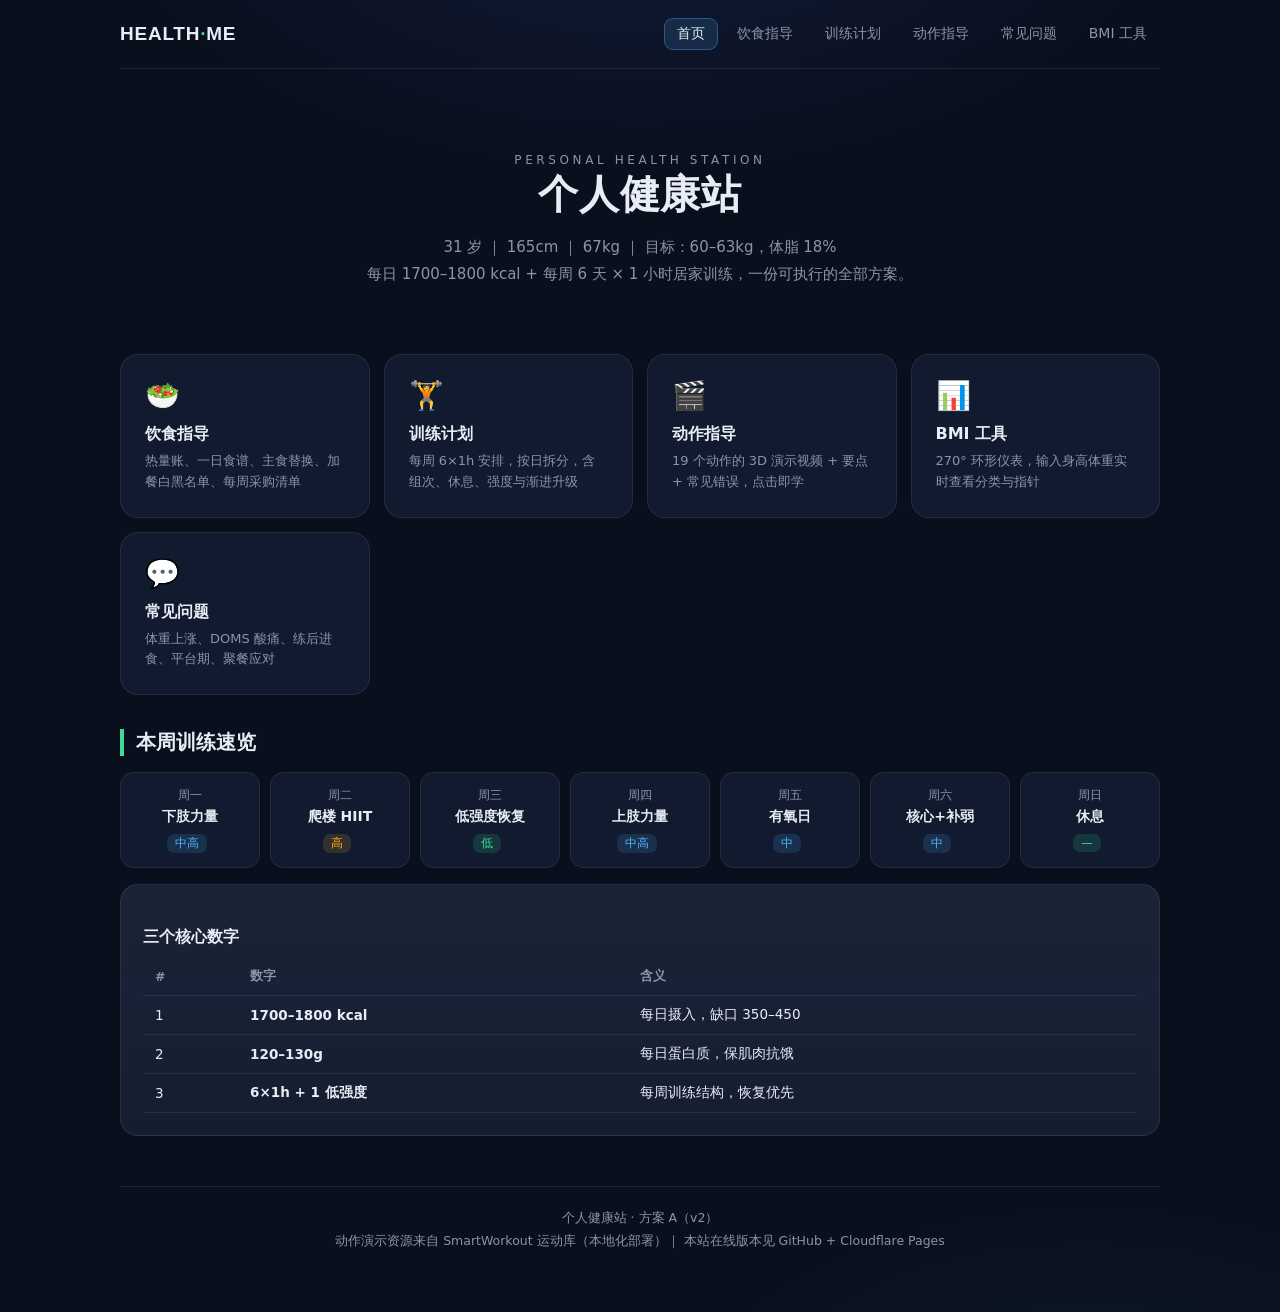
<file: index.html>
<!DOCTYPE html>
<html lang="zh-CN">
<head>
<meta charset="UTF-8">
<meta name="viewport" content="width=device-width, initial-scale=1">
<title>个人健康站 · 我的减脂计划</title>
<link rel="stylesheet" href="assets/style.css">
</head>
<body>
<div class="wrap">
  <div class="topbar">
    <div class="logo">HEALTH<em>·</em>ME</div>
    <nav class="nav">
      <a class="on" href="index.html">首页</a>
      <a href="diet.html">饮食指导</a>
      <a href="training.html">训练计划</a>
      <a href="exercises.html">动作指导</a>
      <a href="faq.html">常见问题</a>
      <a href="bmi.html">BMI 工具</a>
    </nav>
  </div>

  <div class="hero">
    <div class="eyebrow">Personal Health Station</div>
    <h1>个人健康站</h1>
    <p>31 岁 ｜ 165cm ｜ 67kg ｜ 目标：60–63kg，体脂 18%<br>
    每日 1700–1800 kcal + 每周 6 天 × 1 小时居家训练，一份可执行的全部方案。</p>
  </div>

  <div class="modules">
    <a class="mod" href="diet.html">
      <div class="ico">🥗</div>
      <b>饮食指导</b>
      <p>热量账、一日食谱、主食替换、加餐白黑名单、每周采购清单</p>
    </a>
    <a class="mod" href="training.html">
      <div class="ico">🏋️</div>
      <b>训练计划</b>
      <p>每周 6×1h 安排，按日拆分，含组次、休息、强度与渐进升级</p>
    </a>
    <a class="mod" href="exercises.html">
      <div class="ico">🎬</div>
      <b>动作指导</b>
      <p>19 个动作的 3D 演示视频 + 要点 + 常见错误，点击即学</p>
    </a>
    <a class="mod" href="bmi.html">
      <div class="ico">📊</div>
      <b>BMI 工具</b>
      <p>270° 环形仪表，输入身高体重实时查看分类与指针</p>
    </a>
    <a class="mod" href="faq.html">
      <div class="ico">💬</div>
      <b>常见问题</b>
      <p>体重上涨、DOMS 酸痛、练后进食、平台期、聚餐应对</p>
    </a>
  </div>

  <h2>本周训练速览</h2>
  <div class="week">
    <a class="day-card" href="training/mon.html"><div class="d">周一</div><div class="t">下肢力量</div><span class="tag mid">中高</span></a>
    <a class="day-card" href="training/tue.html"><div class="d">周二</div><div class="t">爬楼 HIIT</div><span class="tag hi">高</span></a>
    <a class="day-card" href="training/wed.html"><div class="d">周三</div><div class="t">低强度恢复</div><span class="tag lo">低</span></a>
    <a class="day-card" href="training/thu.html"><div class="d">周四</div><div class="t">上肢力量</div><span class="tag mid">中高</span></a>
    <a class="day-card" href="training/fri.html"><div class="d">周五</div><div class="t">有氧日</div><span class="tag mid">中</span></a>
    <a class="day-card" href="training/sat.html"><div class="d">周六</div><div class="t">核心+补弱</div><span class="tag mid">中</span></a>
    <a class="day-card" href="training/sun.html"><div class="d">周日</div><div class="t">休息</div><span class="tag lo">—</span></a>
  </div>

  <div class="card">
    <h3>三个核心数字</h3>
    <table>
      <tr><th>#</th><th>数字</th><th>含义</th></tr>
      <tr><td>1</td><td><b>1700–1800 kcal</b></td><td>每日摄入，缺口 350–450</td></tr>
      <tr><td>2</td><td><b>120–130g</b></td><td>每日蛋白质，保肌肉抗饿</td></tr>
      <tr><td>3</td><td><b>6×1h + 1 低强度</b></td><td>每周训练结构，恢复优先</td></tr>
    </table>
  </div>

  <footer>
    个人健康站 · 方案 A（v2）<br>
    动作演示资源来自 SmartWorkout 运动库（本地化部署）｜ 本站在线版本见 GitHub + Cloudflare Pages
  </footer>
</div>
</body>
</html>
</file>
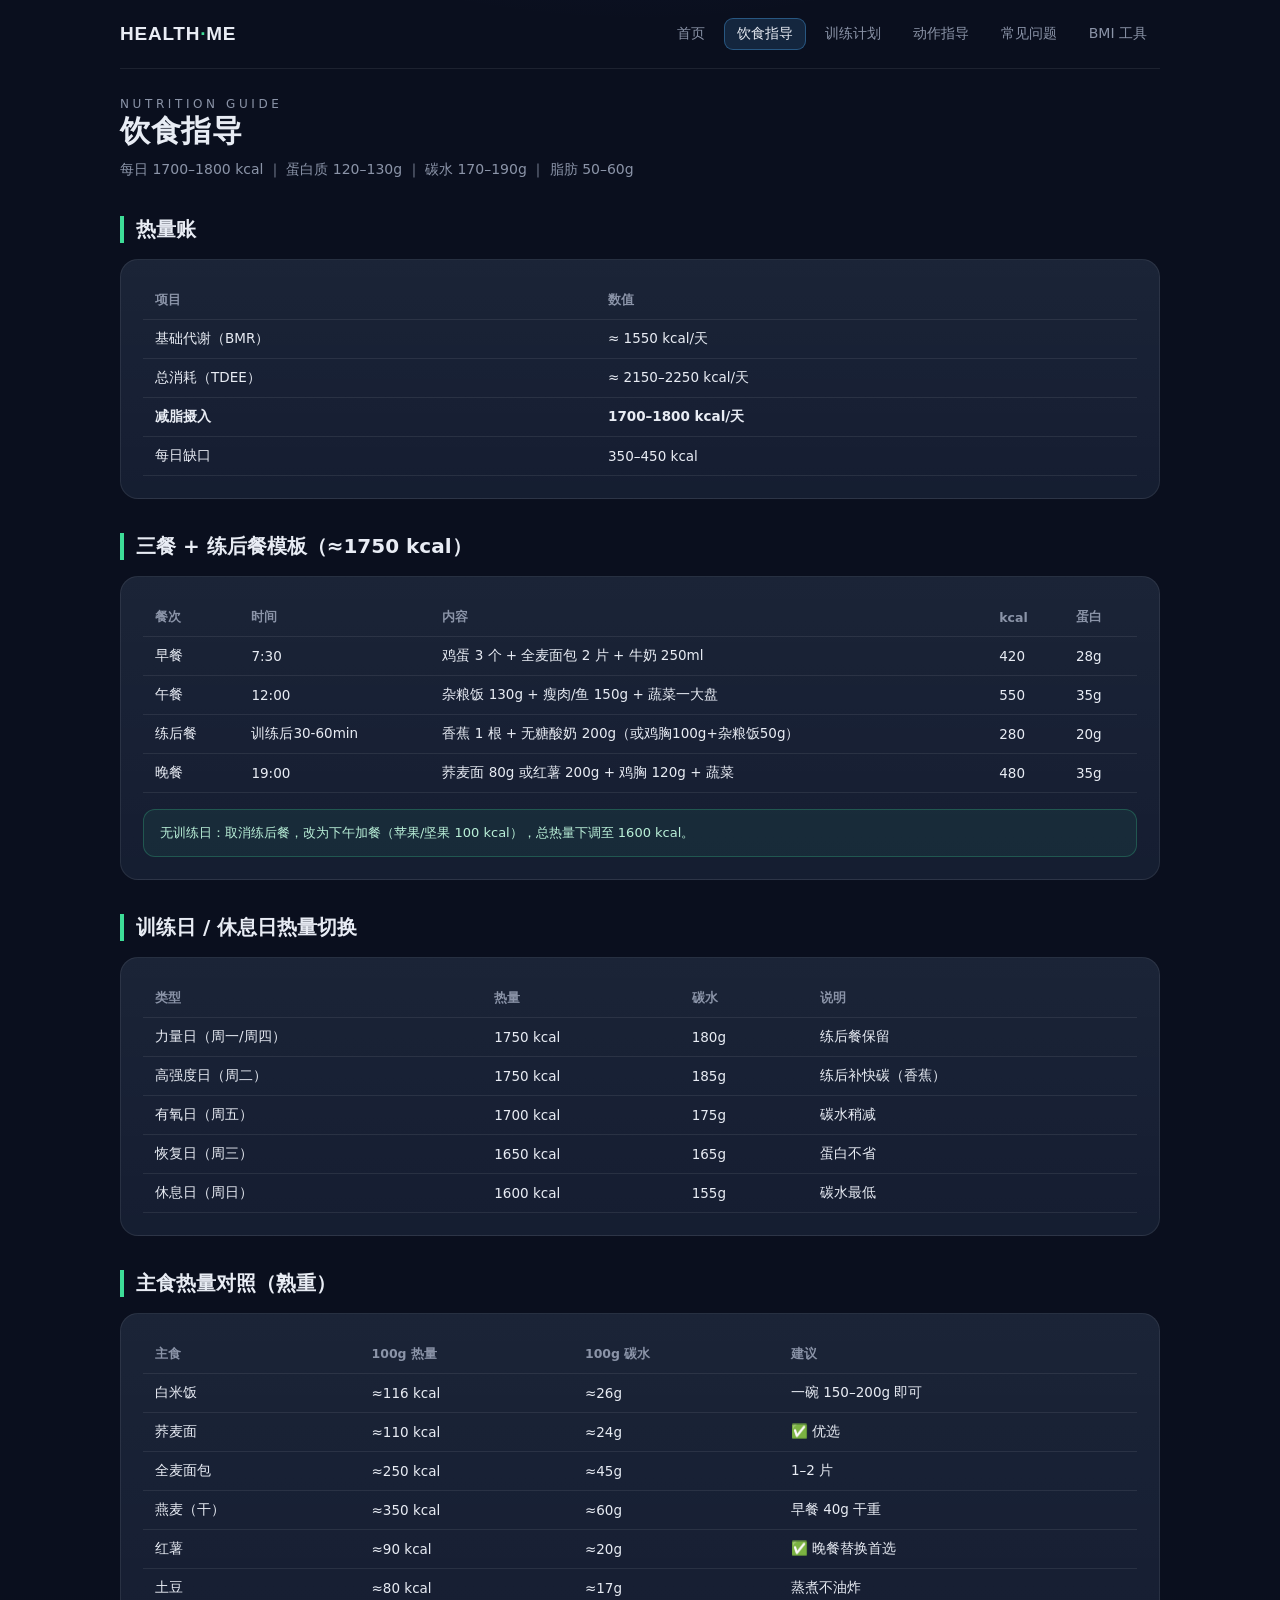
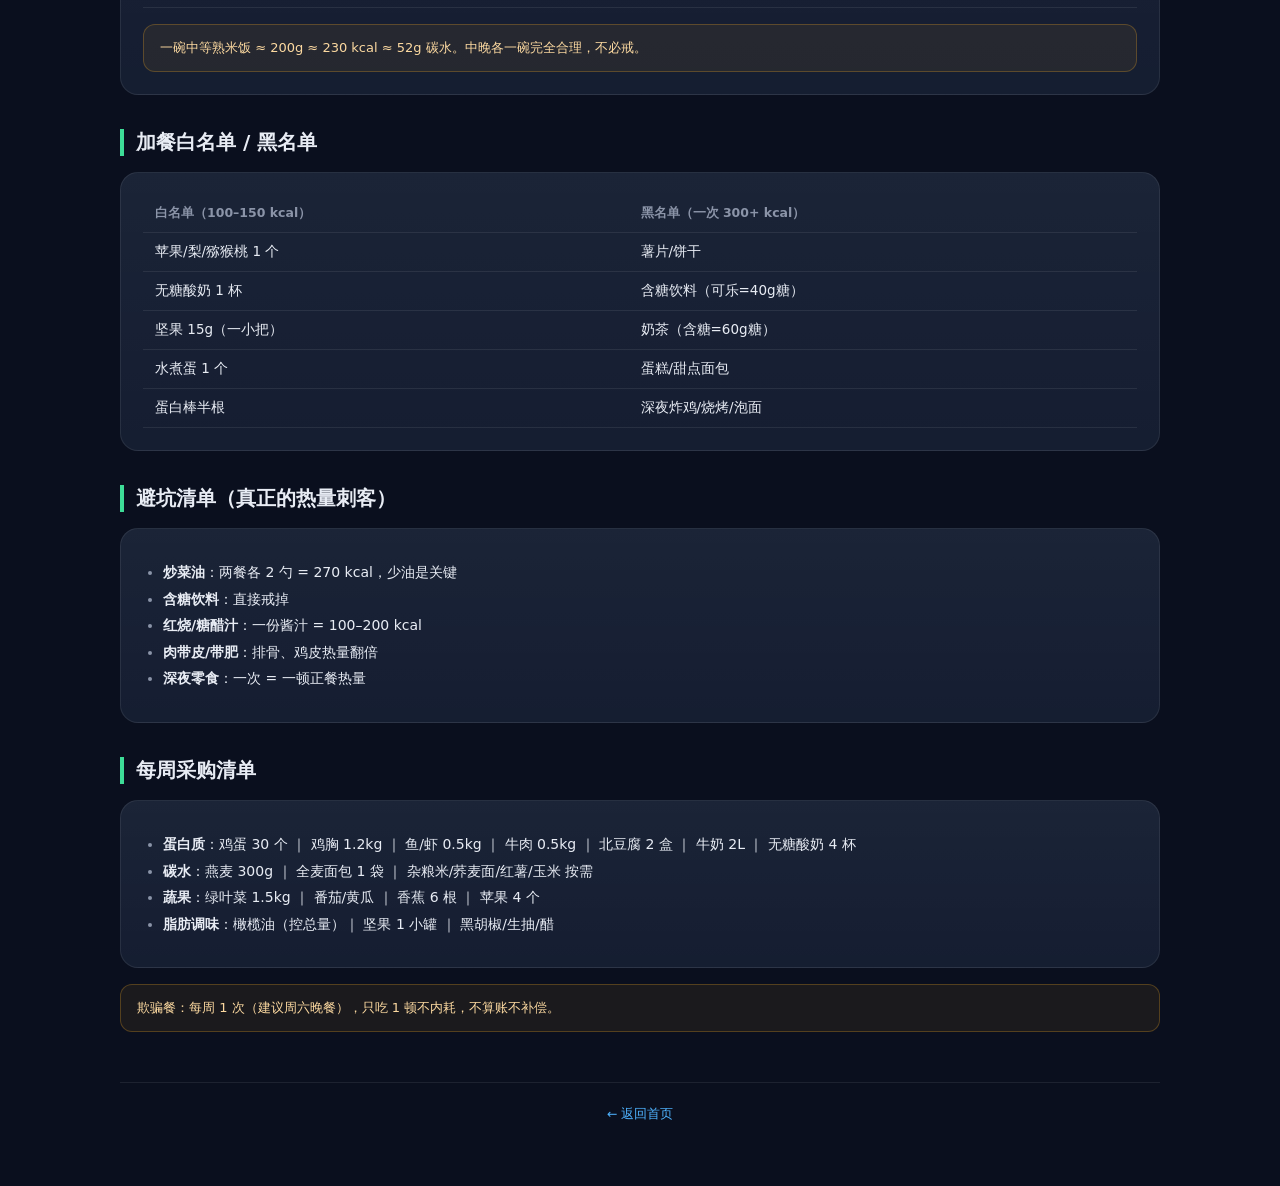
<file: diet.html>
<!DOCTYPE html>
<html lang="zh-CN">
<head>
<meta charset="UTF-8">
<meta name="viewport" content="width=device-width, initial-scale=1">
<title>饮食指导 · 个人健康站</title>
<link rel="stylesheet" href="assets/style.css">
</head>
<body>
<div class="wrap">
  <div class="topbar">
    <div class="logo">HEALTH<em>·</em>ME</div>
    <nav class="nav">
      <a href="index.html">首页</a>
      <a class="on" href="diet.html">饮食指导</a>
      <a href="training.html">训练计划</a>
      <a href="exercises.html">动作指导</a>
      <a href="faq.html">常见问题</a>
      <a href="bmi.html">BMI 工具</a>
    </nav>
  </div>

  <div class="eyebrow">Nutrition Guide</div>
  <h1>饮食指导</h1>
  <div class="sub">每日 1700–1800 kcal ｜ 蛋白质 120–130g ｜ 碳水 170–190g ｜ 脂肪 50–60g</div>

  <h2>热量账</h2>
  <div class="card">
    <table>
      <tr><th>项目</th><th>数值</th></tr>
      <tr><td>基础代谢（BMR）</td><td>≈ 1550 kcal/天</td></tr>
      <tr><td>总消耗（TDEE）</td><td>≈ 2150–2250 kcal/天</td></tr>
      <tr><td><b>减脂摄入</b></td><td><b>1700–1800 kcal/天</b></td></tr>
      <tr><td>每日缺口</td><td>350–450 kcal</td></tr>
    </table>
  </div>

  <h2>三餐 + 练后餐模板（≈1750 kcal）</h2>
  <div class="card">
    <table>
      <tr><th>餐次</th><th>时间</th><th>内容</th><th>kcal</th><th>蛋白</th></tr>
      <tr><td>早餐</td><td>7:30</td><td>鸡蛋 3 个 + 全麦面包 2 片 + 牛奶 250ml</td><td>420</td><td>28g</td></tr>
      <tr><td>午餐</td><td>12:00</td><td>杂粮饭 130g + 瘦肉/鱼 150g + 蔬菜一大盘</td><td>550</td><td>35g</td></tr>
      <tr><td>练后餐</td><td>训练后30-60min</td><td>香蕉 1 根 + 无糖酸奶 200g（或鸡胸100g+杂粮饭50g）</td><td>280</td><td>20g</td></tr>
      <tr><td>晚餐</td><td>19:00</td><td>荞麦面 80g 或红薯 200g + 鸡胸 120g + 蔬菜</td><td>480</td><td>35g</td></tr>
    </table>
    <div class="tip">无训练日：取消练后餐，改为下午加餐（苹果/坚果 100 kcal），总热量下调至 1600 kcal。</div>
  </div>

  <h2>训练日 / 休息日热量切换</h2>
  <div class="card">
    <table>
      <tr><th>类型</th><th>热量</th><th>碳水</th><th>说明</th></tr>
      <tr><td>力量日（周一/周四）</td><td>1750 kcal</td><td>180g</td><td>练后餐保留</td></tr>
      <tr><td>高强度日（周二）</td><td>1750 kcal</td><td>185g</td><td>练后补快碳（香蕉）</td></tr>
      <tr><td>有氧日（周五）</td><td>1700 kcal</td><td>175g</td><td>碳水稍减</td></tr>
      <tr><td>恢复日（周三）</td><td>1650 kcal</td><td>165g</td><td>蛋白不省</td></tr>
      <tr><td>休息日（周日）</td><td>1600 kcal</td><td>155g</td><td>碳水最低</td></tr>
    </table>
  </div>

  <h2>主食热量对照（熟重）</h2>
  <div class="card">
    <table>
      <tr><th>主食</th><th>100g 热量</th><th>100g 碳水</th><th>建议</th></tr>
      <tr><td>白米饭</td><td>≈116 kcal</td><td>≈26g</td><td>一碗 150–200g 即可</td></tr>
      <tr><td>荞麦面</td><td>≈110 kcal</td><td>≈24g</td><td>✅ 优选</td></tr>
      <tr><td>全麦面包</td><td>≈250 kcal</td><td>≈45g</td><td>1–2 片</td></tr>
      <tr><td>燕麦（干）</td><td>≈350 kcal</td><td>≈60g</td><td>早餐 40g 干重</td></tr>
      <tr><td>红薯</td><td>≈90 kcal</td><td>≈20g</td><td>✅ 晚餐替换首选</td></tr>
      <tr><td>土豆</td><td>≈80 kcal</td><td>≈17g</td><td>蒸煮不油炸</td></tr>
    </table>
    <div class="note">一碗中等熟米饭 ≈ 200g ≈ 230 kcal ≈ 52g 碳水。中晚各一碗完全合理，不必戒。</div>
  </div>

  <h2>加餐白名单 / 黑名单</h2>
  <div class="card">
    <table>
      <tr><th>白名单（100–150 kcal）</th><th>黑名单（一次 300+ kcal）</th></tr>
      <tr><td>苹果/梨/猕猴桃 1 个</td><td>薯片/饼干</td></tr>
      <tr><td>无糖酸奶 1 杯</td><td>含糖饮料（可乐=40g糖）</td></tr>
      <tr><td>坚果 15g（一小把）</td><td>奶茶（含糖=60g糖）</td></tr>
      <tr><td>水煮蛋 1 个</td><td>蛋糕/甜点面包</td></tr>
      <tr><td>蛋白棒半根</td><td>深夜炸鸡/烧烤/泡面</td></tr>
    </table>
  </div>

  <h2>避坑清单（真正的热量刺客）</h2>
  <div class="card">
    <ul>
      <li><b>炒菜油</b>：两餐各 2 勺 = 270 kcal，少油是关键</li>
      <li><b>含糖饮料</b>：直接戒掉</li>
      <li><b>红烧/糖醋汁</b>：一份酱汁 = 100–200 kcal</li>
      <li><b>肉带皮/带肥</b>：排骨、鸡皮热量翻倍</li>
      <li><b>深夜零食</b>：一次 = 一顿正餐热量</li>
    </ul>
  </div>

  <h2>每周采购清单</h2>
  <div class="card">
    <ul>
      <li><b>蛋白质</b>：鸡蛋 30 个 ｜ 鸡胸 1.2kg ｜ 鱼/虾 0.5kg ｜ 牛肉 0.5kg ｜ 北豆腐 2 盒 ｜ 牛奶 2L ｜ 无糖酸奶 4 杯</li>
      <li><b>碳水</b>：燕麦 300g ｜ 全麦面包 1 袋 ｜ 杂粮米/荞麦面/红薯/玉米 按需</li>
      <li><b>蔬果</b>：绿叶菜 1.5kg ｜ 番茄/黄瓜 ｜ 香蕉 6 根 ｜ 苹果 4 个</li>
      <li><b>脂肪调味</b>：橄榄油（控总量）｜ 坚果 1 小罐 ｜ 黑胡椒/生抽/醋</li>
    </ul>
  </div>

  <div class="note">欺骗餐：每周 1 次（建议周六晚餐），只吃 1 顿不内耗，不算账不补偿。</div>

  <footer><a href="index.html">← 返回首页</a></footer>
</div>
</body>
</html>
</file>
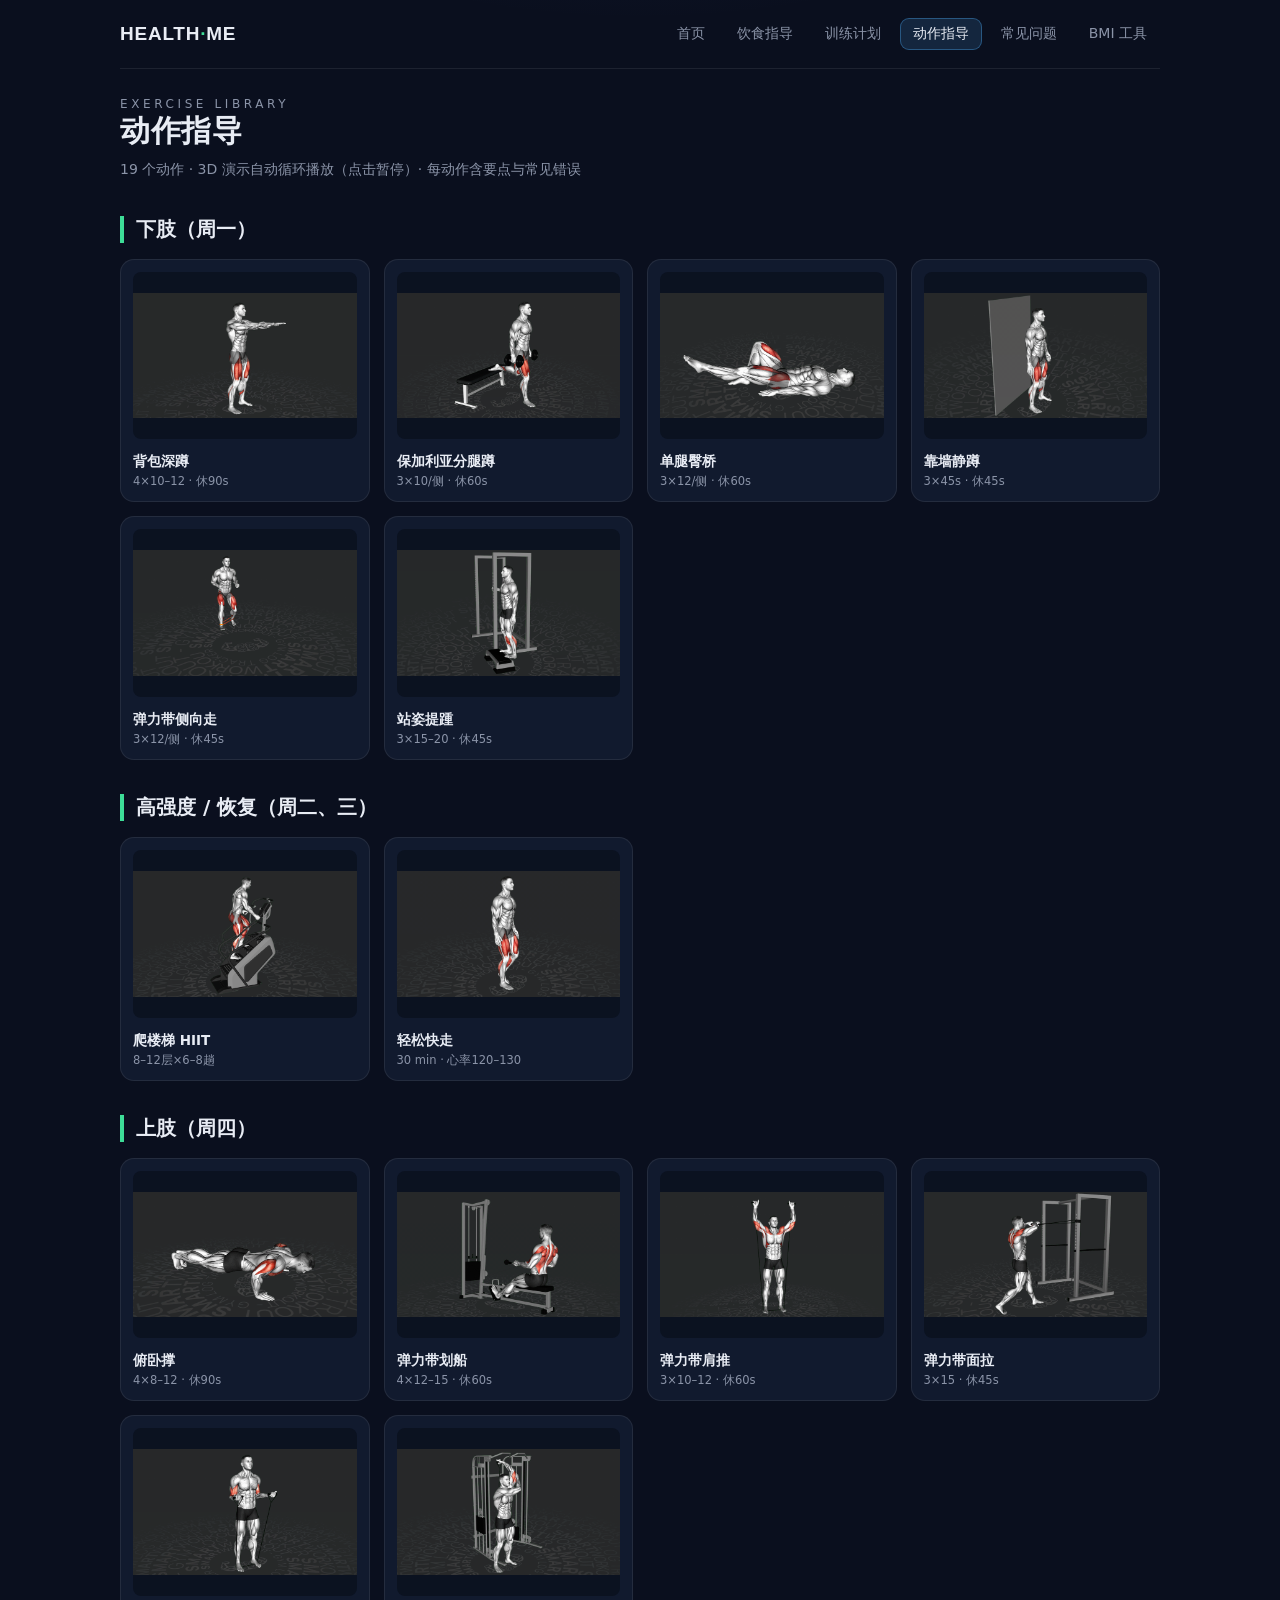
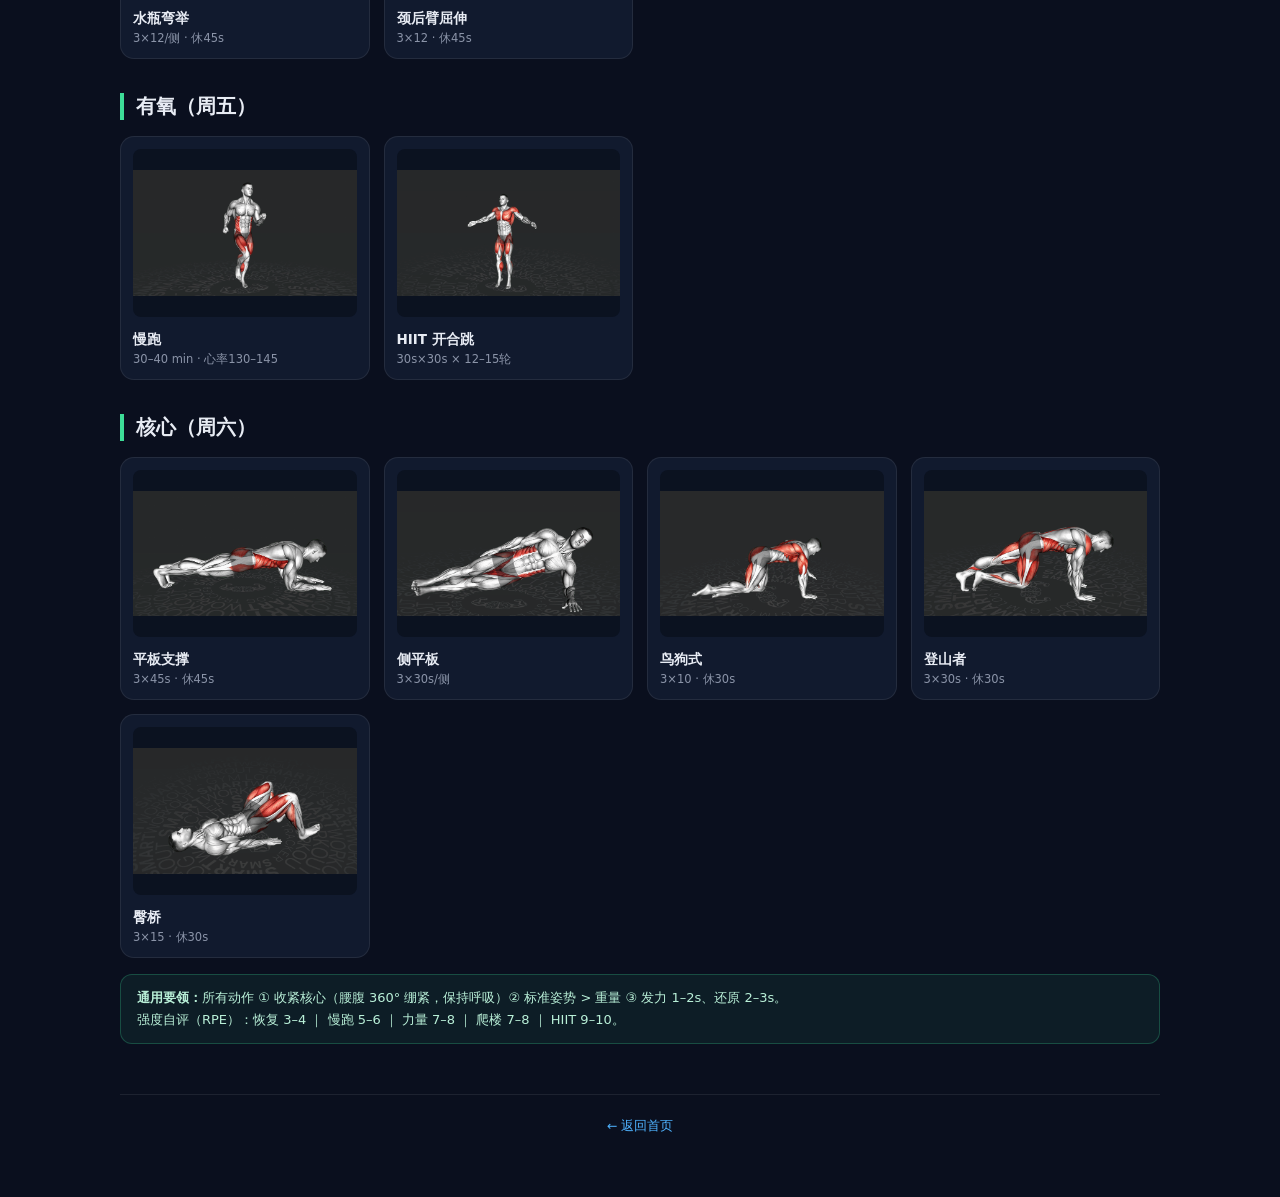
<file: exercises.html>
<!DOCTYPE html>
<html lang="zh-CN">
<head>
<meta charset="UTF-8">
<meta name="viewport" content="width=device-width, initial-scale=1">
<title>动作指导 · 个人健康站</title>
<link rel="stylesheet" href="assets/style.css">
</head>
<body>
<div class="wrap">
  <div class="topbar">
    <div class="logo">HEALTH<em>·</em>ME</div>
    <nav class="nav">
      <a href="index.html">首页</a>
      <a href="diet.html">饮食指导</a>
      <a href="training.html">训练计划</a>
      <a class="on" href="exercises.html">动作指导</a>
      <a href="faq.html">常见问题</a>
      <a href="bmi.html">BMI 工具</a>
    </nav>
  </div>

  <div class="eyebrow">Exercise Library</div>
  <h1>动作指导</h1>
  <div class="sub">19 个动作 · 3D 演示自动循环播放（点击暂停）· 每动作含要点与常见错误</div>

  <h2>下肢（周一）</h2>
  <div class="ex-grid">
    <a class="ex" href="training/mon.html"><video src="assets/videos/squat.mp4" poster="assets/images/squat.png" autoplay muted loop playsinline></video><b>背包深蹲</b><span class="sets">4×10–12 · 休90s</span></a>
    <a class="ex" href="training/mon.html"><video src="assets/videos/bulgarian-split-squat.mp4" poster="assets/images/bulgarian-split-squat.png" autoplay muted loop playsinline></video><b>保加利亚分腿蹲</b><span class="sets">3×10/侧 · 休60s</span></a>
    <a class="ex" href="training/mon.html"><video src="assets/videos/single-leg-glute-bridge.mp4" poster="assets/images/single-leg-glute-bridge.png" autoplay muted loop playsinline></video><b>单腿臀桥</b><span class="sets">3×12/侧 · 休60s</span></a>
    <a class="ex" href="training/mon.html"><video src="assets/videos/wall-sit.mp4" poster="assets/images/wall-sit.png" autoplay muted loop playsinline></video><b>靠墙静蹲</b><span class="sets">3×45s · 休45s</span></a>
    <a class="ex" href="training/mon.html"><video src="assets/videos/band-lateral-walk.mp4" poster="assets/images/band-lateral-walk.png" autoplay muted loop playsinline></video><b>弹力带侧向走</b><span class="sets">3×12/侧 · 休45s</span></a>
    <a class="ex" href="training/mon.html"><video src="assets/videos/calf-raise.mp4" poster="assets/images/calf-raise.png" autoplay muted loop playsinline></video><b>站姿提踵</b><span class="sets">3×15–20 · 休45s</span></a>
  </div>

  <h2>高强度 / 恢复（周二、三）</h2>
  <div class="ex-grid">
    <a class="ex" href="training/tue.html"><video src="assets/videos/stair-climb.mp4" poster="assets/images/stair-climb.png" autoplay muted loop playsinline></video><b>爬楼梯 HIIT</b><span class="sets">8–12层×6–8趟</span></a>
    <a class="ex" href="training/wed.html"><video src="assets/videos/walking.mp4" poster="assets/images/walking.png" autoplay muted loop playsinline></video><b>轻松快走</b><span class="sets">30 min · 心率120–130</span></a>
  </div>

  <h2>上肢（周四）</h2>
  <div class="ex-grid">
    <a class="ex" href="training/thu.html"><video src="assets/videos/push-up.mp4" poster="assets/images/push-up.png" autoplay muted loop playsinline></video><b>俯卧撑</b><span class="sets">4×8–12 · 休90s</span></a>
    <a class="ex" href="training/thu.html"><video src="assets/videos/row.mp4" poster="assets/images/row.png" autoplay muted loop playsinline></video><b>弹力带划船</b><span class="sets">4×12–15 · 休60s</span></a>
    <a class="ex" href="training/thu.html"><video src="assets/videos/shoulder-press.mp4" poster="assets/images/shoulder-press.png" autoplay muted loop playsinline></video><b>弹力带肩推</b><span class="sets">3×10–12 · 休60s</span></a>
    <a class="ex" href="training/thu.html"><video src="assets/videos/face-pull.mp4" poster="assets/images/face-pull.png" autoplay muted loop playsinline></video><b>弹力带面拉</b><span class="sets">3×15 · 休45s</span></a>
    <a class="ex" href="training/thu.html"><video src="assets/videos/biceps-curl.mp4" poster="assets/images/biceps-curl.png" autoplay muted loop playsinline></video><b>水瓶弯举</b><span class="sets">3×12/侧 · 休45s</span></a>
    <a class="ex" href="training/thu.html"><video src="assets/videos/triceps-extension.mp4" poster="assets/images/triceps-extension.png" autoplay muted loop playsinline></video><b>颈后臂屈伸</b><span class="sets">3×12 · 休45s</span></a>
  </div>

  <h2>有氧（周五）</h2>
  <div class="ex-grid">
    <a class="ex" href="training/fri.html"><video src="assets/videos/running.mp4" poster="assets/images/running.png" autoplay muted loop playsinline></video><b>慢跑</b><span class="sets">30–40 min · 心率130–145</span></a>
    <a class="ex" href="training/fri.html"><video src="assets/videos/jumping-jacks.mp4" poster="assets/images/jumping-jacks.png" autoplay muted loop playsinline></video><b>HIIT 开合跳</b><span class="sets">30s×30s × 12–15轮</span></a>
  </div>

  <h2>核心（周六）</h2>
  <div class="ex-grid">
    <a class="ex" href="training/sat.html"><video src="assets/videos/plank.mp4" poster="assets/images/plank.png" autoplay muted loop playsinline></video><b>平板支撑</b><span class="sets">3×45s · 休45s</span></a>
    <a class="ex" href="training/sat.html"><video src="assets/videos/side-plank.mp4" poster="assets/images/side-plank.png" autoplay muted loop playsinline></video><b>侧平板</b><span class="sets">3×30s/侧</span></a>
    <a class="ex" href="training/sat.html"><video src="assets/videos/bird-dog.mp4" poster="assets/images/bird-dog.png" autoplay muted loop playsinline></video><b>鸟狗式</b><span class="sets">3×10 · 休30s</span></a>
    <a class="ex" href="training/sat.html"><video src="assets/videos/mountain-climber.mp4" poster="assets/images/mountain-climber.png" autoplay muted loop playsinline></video><b>登山者</b><span class="sets">3×30s · 休30s</span></a>
    <a class="ex" href="training/sat.html"><video src="assets/videos/glute-bridge.mp4" poster="assets/images/glute-bridge.png" autoplay muted loop playsinline></video><b>臀桥</b><span class="sets">3×15 · 休30s</span></a>
  </div>

  <div class="tip"><b>通用要领：</b>所有动作 ① 收紧核心（腰腹 360° 绷紧，保持呼吸）② 标准姿势 &gt; 重量 ③ 发力 1–2s、还原 2–3s。<br>
  强度自评（RPE）：恢复 3–4 ｜ 慢跑 5–6 ｜ 力量 7–8 ｜ 爬楼 7–8 ｜ HIIT 9–10。</div>

  <footer><a href="index.html">← 返回首页</a></footer>
</div>
<script src="assets/lightbox.js"></script>
</body>
</html>
</file>
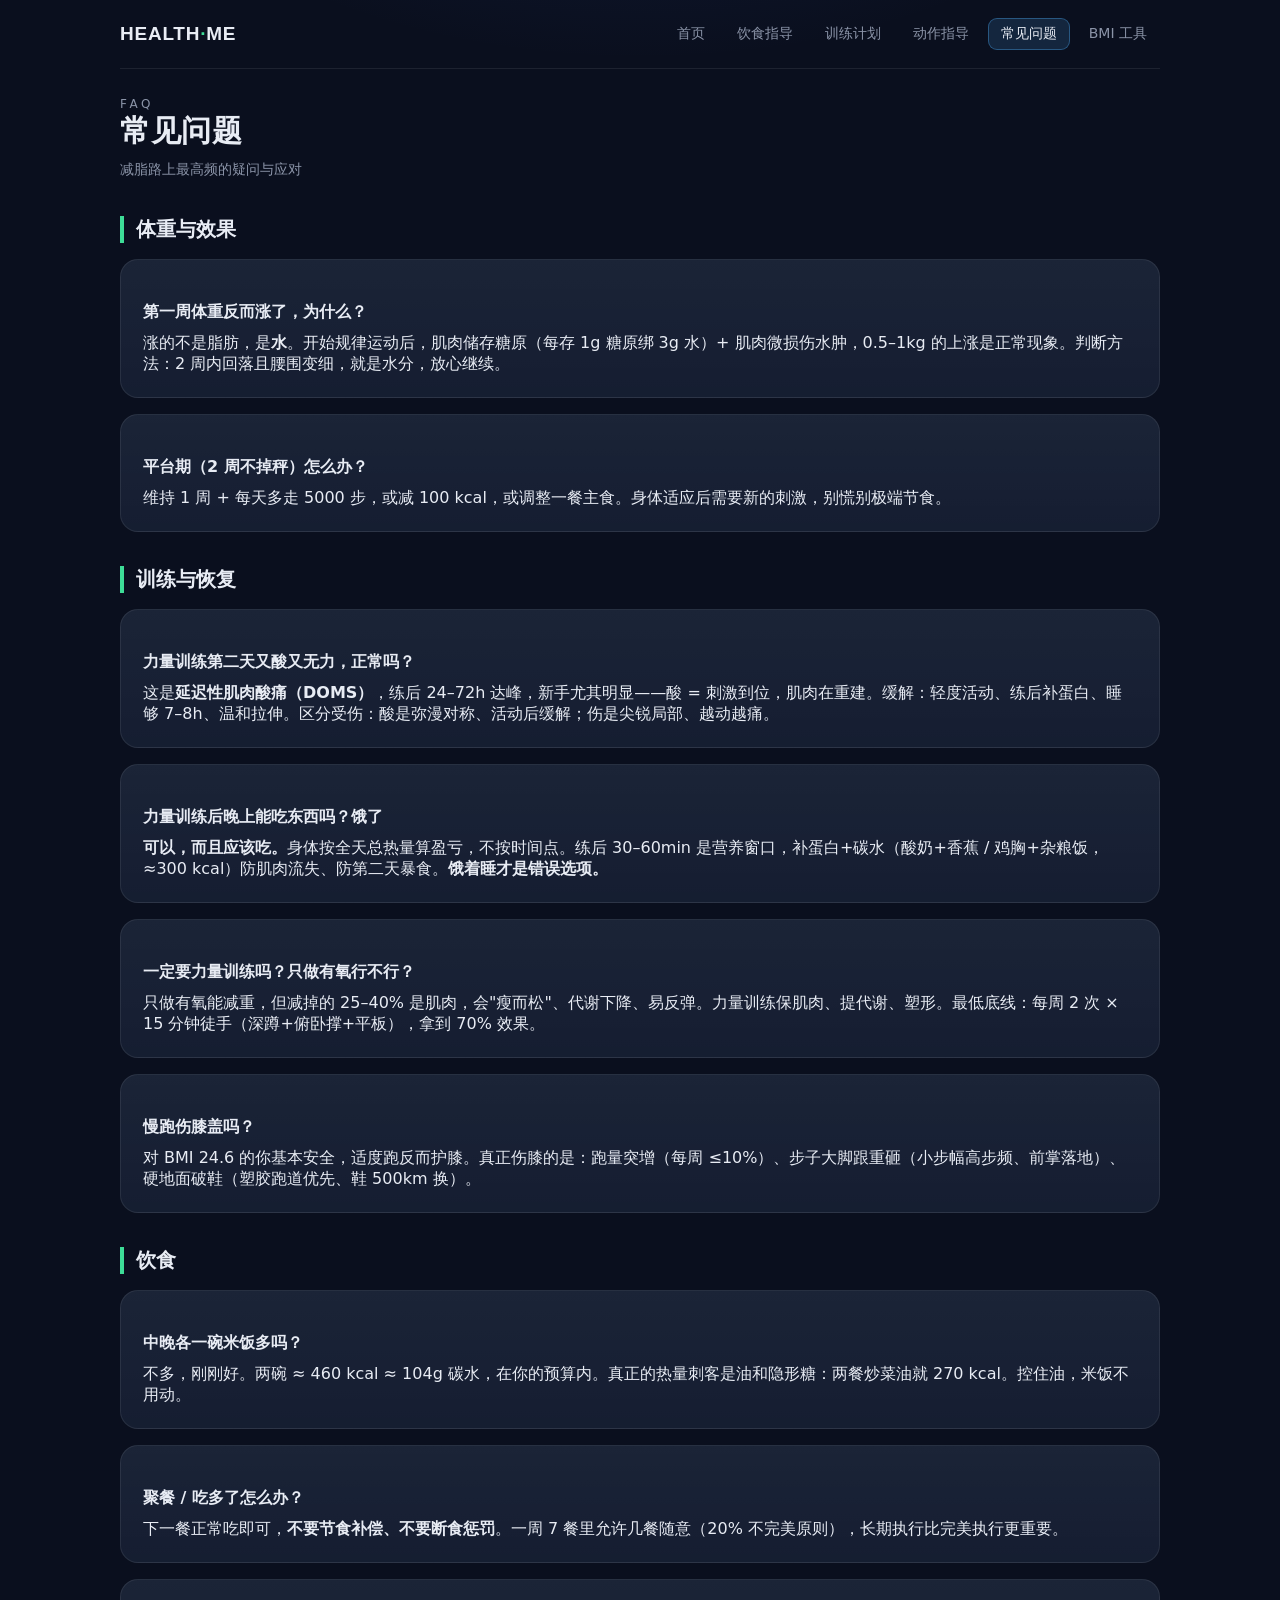
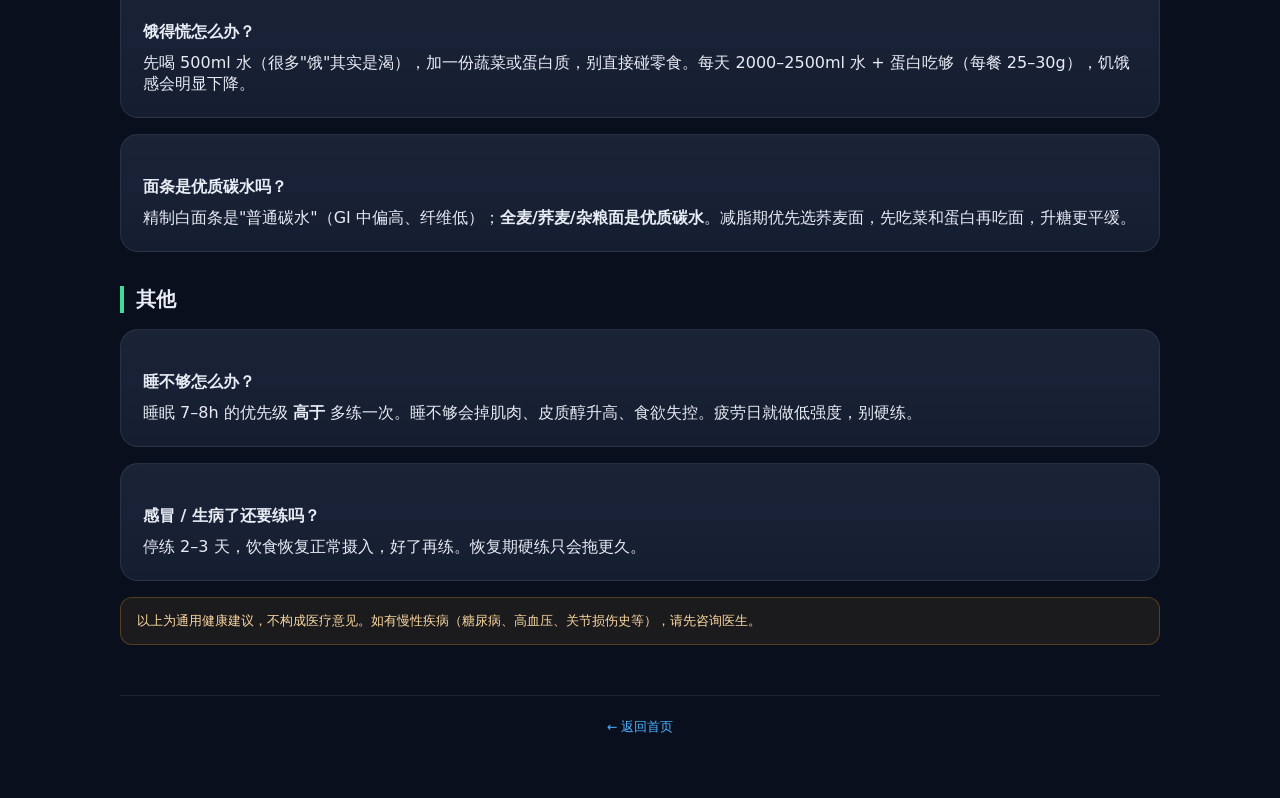
<file: faq.html>
<!DOCTYPE html>
<html lang="zh-CN">
<head>
<meta charset="UTF-8">
<meta name="viewport" content="width=device-width, initial-scale=1">
<title>常见问题 · 个人健康站</title>
<link rel="stylesheet" href="assets/style.css">
</head>
<body>
<div class="wrap">
  <div class="topbar">
    <div class="logo">HEALTH<em>·</em>ME</div>
    <nav class="nav">
      <a href="index.html">首页</a>
      <a href="diet.html">饮食指导</a>
      <a href="training.html">训练计划</a>
      <a href="exercises.html">动作指导</a>
      <a class="on" href="faq.html">常见问题</a>
      <a href="bmi.html">BMI 工具</a>
    </nav>
  </div>

  <div class="eyebrow">FAQ</div>
  <h1>常见问题</h1>
  <div class="sub">减脂路上最高频的疑问与应对</div>

  <h2>体重与效果</h2>
  <div class="card">
    <h3>第一周体重反而涨了，为什么？</h3>
    <p>涨的不是脂肪，是<b>水</b>。开始规律运动后，肌肉储存糖原（每存 1g 糖原绑 3g 水）+ 肌肉微损伤水肿，0.5–1kg 的上涨是正常现象。判断方法：2 周内回落且腰围变细，就是水分，放心继续。</p>
  </div>
  <div class="card">
    <h3>平台期（2 周不掉秤）怎么办？</h3>
    <p>维持 1 周 + 每天多走 5000 步，或减 100 kcal，或调整一餐主食。身体适应后需要新的刺激，别慌别极端节食。</p>
  </div>

  <h2>训练与恢复</h2>
  <div class="card">
    <h3>力量训练第二天又酸又无力，正常吗？</h3>
    <p>这是<b>延迟性肌肉酸痛（DOMS）</b>，练后 24–72h 达峰，新手尤其明显——酸 = 刺激到位，肌肉在重建。缓解：轻度活动、练后补蛋白、睡够 7–8h、温和拉伸。区分受伤：酸是弥漫对称、活动后缓解；伤是尖锐局部、越动越痛。</p>
  </div>
  <div class="card">
    <h3>力量训练后晚上能吃东西吗？饿了</h3>
    <p><b>可以，而且应该吃。</b>身体按全天总热量算盈亏，不按时间点。练后 30–60min 是营养窗口，补蛋白+碳水（酸奶+香蕉 / 鸡胸+杂粮饭，≈300 kcal）防肌肉流失、防第二天暴食。<b>饿着睡才是错误选项。</b></p>
  </div>
  <div class="card">
    <h3>一定要力量训练吗？只做有氧行不行？</h3>
    <p>只做有氧能减重，但减掉的 25–40% 是肌肉，会"瘦而松"、代谢下降、易反弹。力量训练保肌肉、提代谢、塑形。最低底线：每周 2 次 × 15 分钟徒手（深蹲+俯卧撑+平板），拿到 70% 效果。</p>
  </div>
  <div class="card">
    <h3>慢跑伤膝盖吗？</h3>
    <p>对 BMI 24.6 的你基本安全，适度跑反而护膝。真正伤膝的是：跑量突增（每周 ≤10%）、步子大脚跟重砸（小步幅高步频、前掌落地）、硬地面破鞋（塑胶跑道优先、鞋 500km 换）。</p>
  </div>

  <h2>饮食</h2>
  <div class="card">
    <h3>中晚各一碗米饭多吗？</h3>
    <p>不多，刚刚好。两碗 ≈ 460 kcal ≈ 104g 碳水，在你的预算内。真正的热量刺客是油和隐形糖：两餐炒菜油就 270 kcal。控住油，米饭不用动。</p>
  </div>
  <div class="card">
    <h3>聚餐 / 吃多了怎么办？</h3>
    <p>下一餐正常吃即可，<b>不要节食补偿、不要断食惩罚</b>。一周 7 餐里允许几餐随意（20% 不完美原则），长期执行比完美执行更重要。</p>
  </div>
  <div class="card">
    <h3>饿得慌怎么办？</h3>
    <p>先喝 500ml 水（很多"饿"其实是渴），加一份蔬菜或蛋白质，别直接碰零食。每天 2000–2500ml 水 + 蛋白吃够（每餐 25–30g），饥饿感会明显下降。</p>
  </div>
  <div class="card">
    <h3>面条是优质碳水吗？</h3>
    <p>精制白面条是"普通碳水"（GI 中偏高、纤维低）；<b>全麦/荞麦/杂粮面是优质碳水</b>。减脂期优先选荞麦面，先吃菜和蛋白再吃面，升糖更平缓。</p>
  </div>

  <h2>其他</h2>
  <div class="card">
    <h3>睡不够怎么办？</h3>
    <p>睡眠 7–8h 的优先级 <b>高于</b> 多练一次。睡不够会掉肌肉、皮质醇升高、食欲失控。疲劳日就做低强度，别硬练。</p>
  </div>
  <div class="card">
    <h3>感冒 / 生病了还要练吗？</h3>
    <p>停练 2–3 天，饮食恢复正常摄入，好了再练。恢复期硬练只会拖更久。</p>
  </div>

  <div class="note">以上为通用健康建议，不构成医疗意见。如有慢性疾病（糖尿病、高血压、关节损伤史等），请先咨询医生。</div>

  <footer><a href="index.html">← 返回首页</a></footer>
</div>
</body>
</html>
</file>
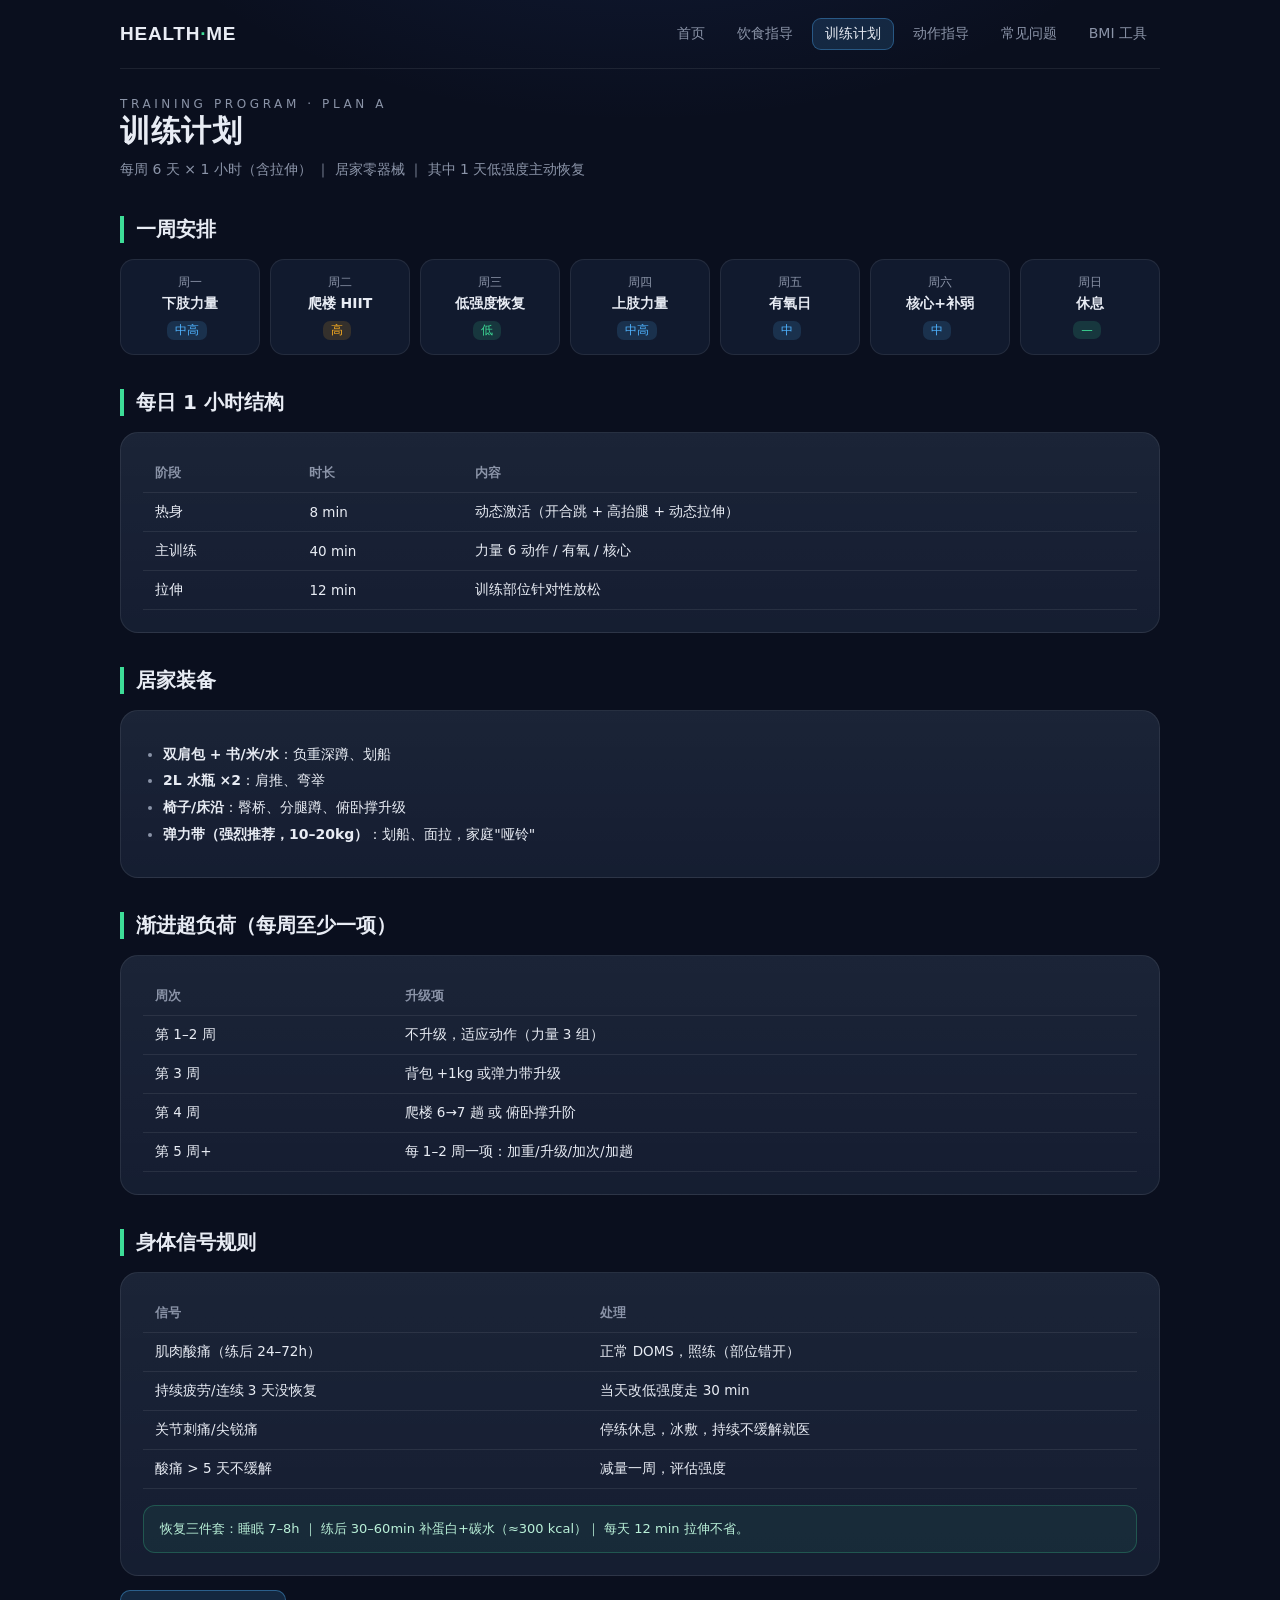
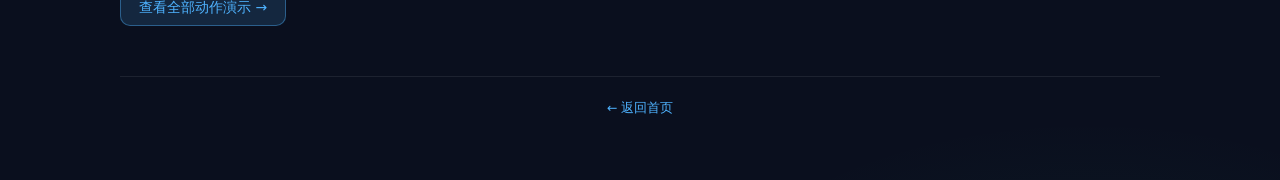
<file: training.html>
<!DOCTYPE html>
<html lang="zh-CN">
<head>
<meta charset="UTF-8">
<meta name="viewport" content="width=device-width, initial-scale=1">
<title>训练计划 · 个人健康站</title>
<link rel="stylesheet" href="assets/style.css">
</head>
<body>
<div class="wrap">
  <div class="topbar">
    <div class="logo">HEALTH<em>·</em>ME</div>
    <nav class="nav">
      <a href="index.html">首页</a>
      <a href="diet.html">饮食指导</a>
      <a class="on" href="training.html">训练计划</a>
      <a href="exercises.html">动作指导</a>
      <a href="faq.html">常见问题</a>
      <a href="bmi.html">BMI 工具</a>
    </nav>
  </div>

  <div class="eyebrow">Training Program · Plan A</div>
  <h1>训练计划</h1>
  <div class="sub">每周 6 天 × 1 小时（含拉伸） ｜ 居家零器械 ｜ 其中 1 天低强度主动恢复</div>

  <h2>一周安排</h2>
  <div class="week">
    <a class="day-card" href="training/mon.html"><div class="d">周一</div><div class="t">下肢力量</div><span class="tag mid">中高</span></a>
    <a class="day-card" href="training/tue.html"><div class="d">周二</div><div class="t">爬楼 HIIT</div><span class="tag hi">高</span></a>
    <a class="day-card" href="training/wed.html"><div class="d">周三</div><div class="t">低强度恢复</div><span class="tag lo">低</span></a>
    <a class="day-card" href="training/thu.html"><div class="d">周四</div><div class="t">上肢力量</div><span class="tag mid">中高</span></a>
    <a class="day-card" href="training/fri.html"><div class="d">周五</div><div class="t">有氧日</div><span class="tag mid">中</span></a>
    <a class="day-card" href="training/sat.html"><div class="d">周六</div><div class="t">核心+补弱</div><span class="tag mid">中</span></a>
    <a class="day-card" href="training/sun.html"><div class="d">周日</div><div class="t">休息</div><span class="tag lo">—</span></a>
  </div>

  <h2>每日 1 小时结构</h2>
  <div class="card">
    <table>
      <tr><th>阶段</th><th>时长</th><th>内容</th></tr>
      <tr><td>热身</td><td>8 min</td><td>动态激活（开合跳 + 高抬腿 + 动态拉伸）</td></tr>
      <tr><td>主训练</td><td>40 min</td><td>力量 6 动作 / 有氧 / 核心</td></tr>
      <tr><td>拉伸</td><td>12 min</td><td>训练部位针对性放松</td></tr>
    </table>
  </div>

  <h2>居家装备</h2>
  <div class="card">
    <ul>
      <li><b>双肩包 + 书/米/水</b>：负重深蹲、划船</li>
      <li><b>2L 水瓶 ×2</b>：肩推、弯举</li>
      <li><b>椅子/床沿</b>：臀桥、分腿蹲、俯卧撑升级</li>
      <li><b>弹力带（强烈推荐，10–20kg）</b>：划船、面拉，家庭"哑铃"</li>
    </ul>
  </div>

  <h2>渐进超负荷（每周至少一项）</h2>
  <div class="card">
    <table>
      <tr><th>周次</th><th>升级项</th></tr>
      <tr><td>第 1–2 周</td><td>不升级，适应动作（力量 3 组）</td></tr>
      <tr><td>第 3 周</td><td>背包 +1kg 或弹力带升级</td></tr>
      <tr><td>第 4 周</td><td>爬楼 6→7 趟 或 俯卧撑升阶</td></tr>
      <tr><td>第 5 周+</td><td>每 1–2 周一项：加重/升级/加次/加趟</td></tr>
    </table>
  </div>

  <h2>身体信号规则</h2>
  <div class="card">
    <table>
      <tr><th>信号</th><th>处理</th></tr>
      <tr><td>肌肉酸痛（练后 24–72h）</td><td>正常 DOMS，照练（部位错开）</td></tr>
      <tr><td>持续疲劳/连续 3 天没恢复</td><td>当天改低强度走 30 min</td></tr>
      <tr><td>关节刺痛/尖锐痛</td><td>停练休息，冰敷，持续不缓解就医</td></tr>
      <tr><td>酸痛 &gt; 5 天不缓解</td><td>减量一周，评估强度</td></tr>
    </table>
    <div class="tip">恢复三件套：睡眠 7–8h ｜ 练后 30–60min 补蛋白+碳水（≈300 kcal）｜ 每天 12 min 拉伸不省。</div>
  </div>

  <a class="btn" href="exercises.html">查看全部动作演示 →</a>

  <footer><a href="index.html">← 返回首页</a></footer>
</div>
</body>
</html>
</file>
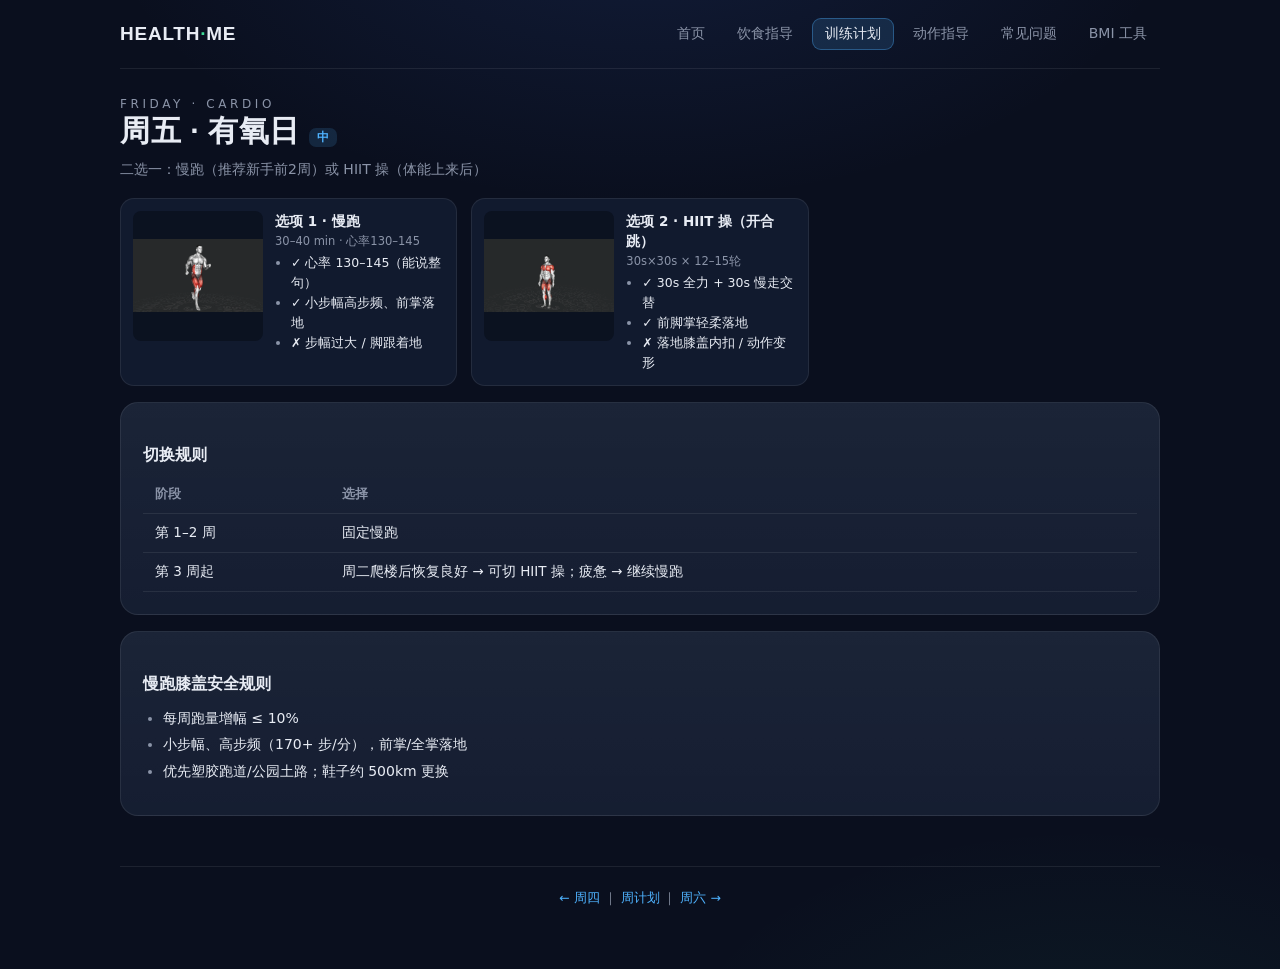
<file: training/fri.html>
<!DOCTYPE html>
<html lang="zh-CN">
<head>
<meta charset="UTF-8">
<meta name="viewport" content="width=device-width, initial-scale=1">
<title>周五 · 有氧日 · 个人健康站</title>
<link rel="stylesheet" href="../assets/style.css">
</head>
<body>
<div class="wrap">
  <div class="topbar">
    <div class="logo">HEALTH<em>·</em>ME</div>
    <nav class="nav">
      <a href="../index.html">首页</a>
      <a href="../diet.html">饮食指导</a>
      <a class="on" href="../training.html">训练计划</a>
      <a href="../exercises.html">动作指导</a>
      <a href="../faq.html">常见问题</a>
      <a href="../bmi.html">BMI 工具</a>
    </nav>
  </div>

  <div class="eyebrow">Friday · Cardio</div>
  <h1>周五 · 有氧日 <span class="tag mid">中</span></h1>
  <div class="sub">二选一：慢跑（推荐新手前2周）或 HIIT 操（体能上来后）</div>

  <div class="ex-grid wide">

    <div class="ex wide">
      <video src="../assets/videos/running.mp4" poster="../assets/images/running.png" autoplay muted loop playsinline></video>
      <div><b>选项 1 · 慢跑</b><span class="sets">30–40 min · 心率130–145</span>
      <ul style="margin:4px 0 0 16px;font-size:12.5px;line-height:1.6">
        <li>✓ 心率 130–145（能说整句）</li><li>✓ 小步幅高步频、前掌落地</li><li>✗ 步幅过大 / 脚跟着地</li></ul></div>
    </div>

    <div class="ex wide">
      <video src="../assets/videos/jumping-jacks.mp4" poster="../assets/images/jumping-jacks.png" autoplay muted loop playsinline></video>
      <div><b>选项 2 · HIIT 操（开合跳）</b><span class="sets">30s×30s × 12–15轮</span>
      <ul style="margin:4px 0 0 16px;font-size:12.5px;line-height:1.6">
        <li>✓ 30s 全力 + 30s 慢走交替</li><li>✓ 前脚掌轻柔落地</li><li>✗ 落地膝盖内扣 / 动作变形</li></ul></div>
    </div>

  </div>

  <div class="card">
    <h3>切换规则</h3>
    <table>
      <tr><th>阶段</th><th>选择</th></tr>
      <tr><td>第 1–2 周</td><td>固定慢跑</td></tr>
      <tr><td>第 3 周起</td><td>周二爬楼后恢复良好 → 可切 HIIT 操；疲惫 → 继续慢跑</td></tr>
    </table>
  </div>

  <div class="card">
    <h3>慢跑膝盖安全规则</h3>
    <ul>
      <li>每周跑量增幅 ≤ 10%</li>
      <li>小步幅、高步频（170+ 步/分），前掌/全掌落地</li>
      <li>优先塑胶跑道/公园土路；鞋子约 500km 更换</li>
    </ul>
  </div>

  <footer>
    <a href="thu.html">← 周四</a> ｜ <a href="../training.html">周计划</a> ｜ <a href="sat.html">周六 →</a>
  </footer>
</div>
<script src="../assets/lightbox.js"></script>
</body>
</html>
</file>
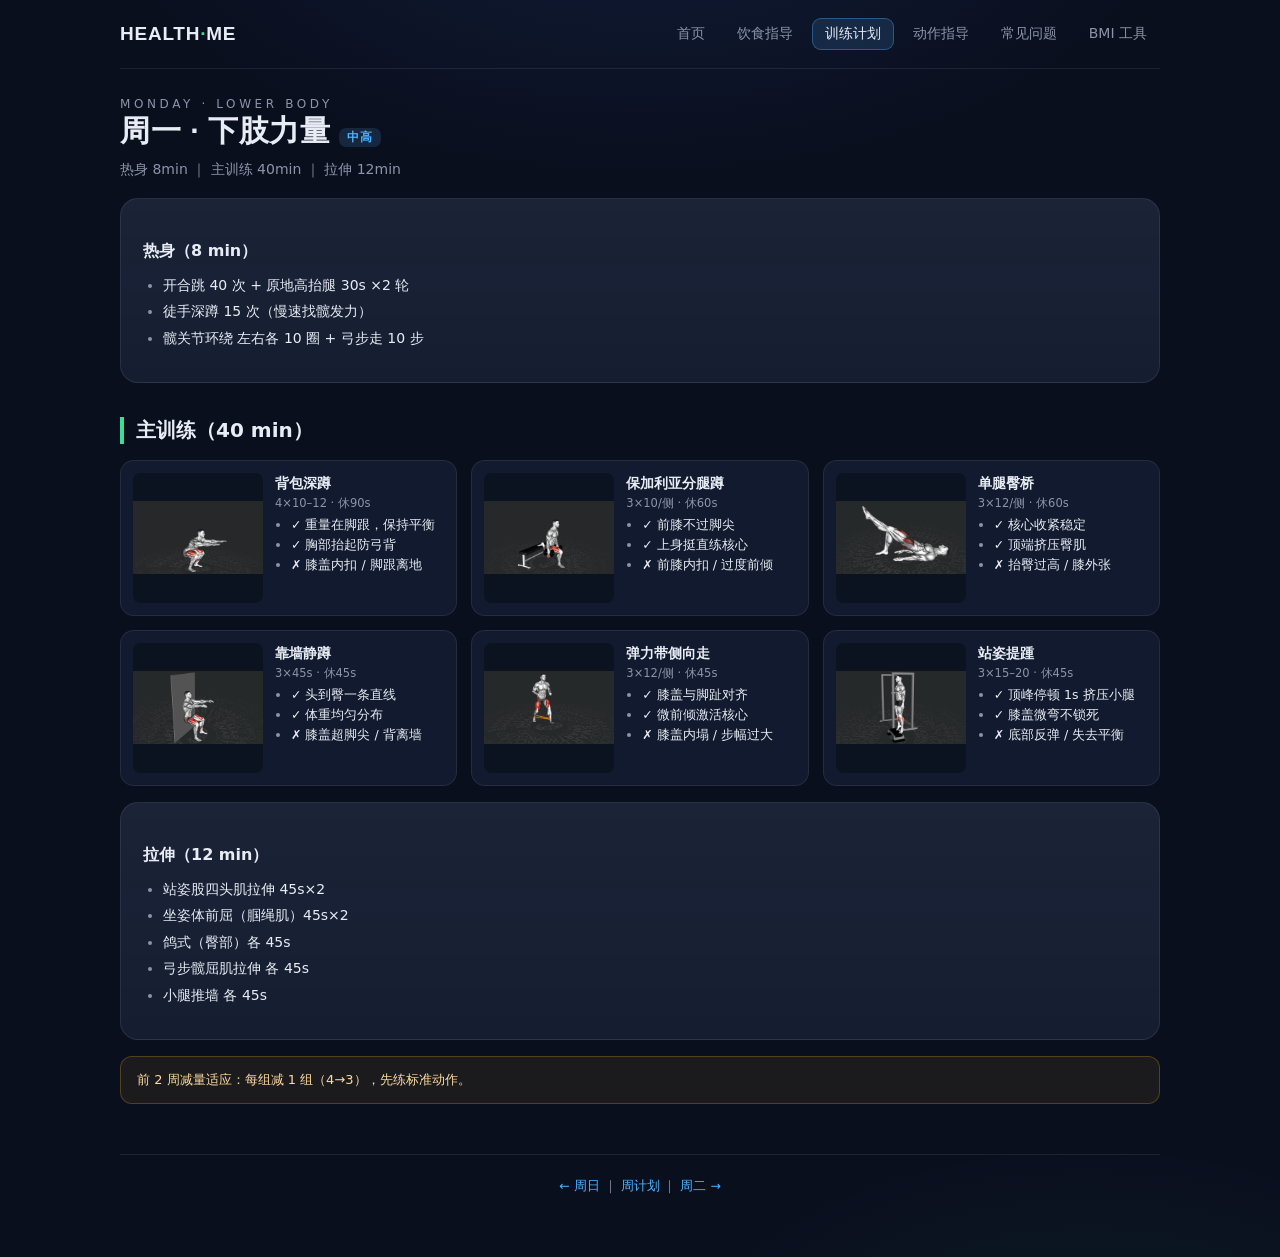
<file: training/mon.html>
<!DOCTYPE html>
<html lang="zh-CN">
<head>
<meta charset="UTF-8">
<meta name="viewport" content="width=device-width, initial-scale=1">
<title>周一 · 下肢力量 · 个人健康站</title>
<link rel="stylesheet" href="../assets/style.css">
</head>
<body>
<div class="wrap">
  <div class="topbar">
    <div class="logo">HEALTH<em>·</em>ME</div>
    <nav class="nav">
      <a href="../index.html">首页</a>
      <a href="../diet.html">饮食指导</a>
      <a class="on" href="../training.html">训练计划</a>
      <a href="../exercises.html">动作指导</a>
      <a href="../faq.html">常见问题</a>
      <a href="../bmi.html">BMI 工具</a>
    </nav>
  </div>

  <div class="eyebrow">Monday · Lower Body</div>
  <h1>周一 · 下肢力量 <span class="tag mid">中高</span></h1>
  <div class="sub">热身 8min ｜ 主训练 40min ｜ 拉伸 12min</div>

  <div class="card">
    <h3>热身（8 min）</h3>
    <ul>
      <li>开合跳 40 次 + 原地高抬腿 30s ×2 轮</li>
      <li>徒手深蹲 15 次（慢速找髋发力）</li>
      <li>髋关节环绕 左右各 10 圈 + 弓步走 10 步</li>
    </ul>
  </div>

  <h2>主训练（40 min）</h2>
  <div class="ex-grid wide">

    <div class="ex wide">
      <video src="../assets/videos/squat.mp4" poster="../assets/images/squat.png" autoplay muted loop playsinline></video>
      <div><b>背包深蹲</b><span class="sets">4×10–12 · 休90s</span>
      <ul style="margin:4px 0 0 16px;font-size:12.5px;line-height:1.6">
        <li>✓ 重量在脚跟，保持平衡</li><li>✓ 胸部抬起防弓背</li><li>✗ 膝盖内扣 / 脚跟离地</li></ul></div>
    </div>

    <div class="ex wide">
      <video src="../assets/videos/bulgarian-split-squat.mp4" poster="../assets/images/bulgarian-split-squat.png" autoplay muted loop playsinline></video>
      <div><b>保加利亚分腿蹲</b><span class="sets">3×10/侧 · 休60s</span>
      <ul style="margin:4px 0 0 16px;font-size:12.5px;line-height:1.6">
        <li>✓ 前膝不过脚尖</li><li>✓ 上身挺直练核心</li><li>✗ 前膝内扣 / 过度前倾</li></ul></div>
    </div>

    <div class="ex wide">
      <video src="../assets/videos/single-leg-glute-bridge.mp4" poster="../assets/images/single-leg-glute-bridge.png" autoplay muted loop playsinline></video>
      <div><b>单腿臀桥</b><span class="sets">3×12/侧 · 休60s</span>
      <ul style="margin:4px 0 0 16px;font-size:12.5px;line-height:1.6">
        <li>✓ 核心收紧稳定</li><li>✓ 顶端挤压臀肌</li><li>✗ 抬臀过高 / 膝外张</li></ul></div>
    </div>

    <div class="ex wide">
      <video src="../assets/videos/wall-sit.mp4" poster="../assets/images/wall-sit.png" autoplay muted loop playsinline></video>
      <div><b>靠墙静蹲</b><span class="sets">3×45s · 休45s</span>
      <ul style="margin:4px 0 0 16px;font-size:12.5px;line-height:1.6">
        <li>✓ 头到臀一条直线</li><li>✓ 体重均匀分布</li><li>✗ 膝盖超脚尖 / 背离墙</li></ul></div>
    </div>

    <div class="ex wide">
      <video src="../assets/videos/band-lateral-walk.mp4" poster="../assets/images/band-lateral-walk.png" autoplay muted loop playsinline></video>
      <div><b>弹力带侧向走</b><span class="sets">3×12/侧 · 休45s</span>
      <ul style="margin:4px 0 0 16px;font-size:12.5px;line-height:1.6">
        <li>✓ 膝盖与脚趾对齐</li><li>✓ 微前倾激活核心</li><li>✗ 膝盖内塌 / 步幅过大</li></ul></div>
    </div>

    <div class="ex wide">
      <video src="../assets/videos/calf-raise.mp4" poster="../assets/images/calf-raise.png" autoplay muted loop playsinline></video>
      <div><b>站姿提踵</b><span class="sets">3×15–20 · 休45s</span>
      <ul style="margin:4px 0 0 16px;font-size:12.5px;line-height:1.6">
        <li>✓ 顶峰停顿 1s 挤压小腿</li><li>✓ 膝盖微弯不锁死</li><li>✗ 底部反弹 / 失去平衡</li></ul></div>
    </div>

  </div>

  <div class="card">
    <h3>拉伸（12 min）</h3>
    <ul>
      <li>站姿股四头肌拉伸 45s×2</li>
      <li>坐姿体前屈（腘绳肌）45s×2</li>
      <li>鸽式（臀部）各 45s</li>
      <li>弓步髋屈肌拉伸 各 45s</li>
      <li>小腿推墙 各 45s</li>
    </ul>
  </div>

  <div class="note">前 2 周减量适应：每组减 1 组（4→3），先练标准动作。</div>

  <footer>
    <a href="sun.html">← 周日</a> ｜ <a href="../training.html">周计划</a> ｜ <a href="tue.html">周二 →</a>
  </footer>
</div>
<script src="../assets/lightbox.js"></script>
</body>
</html>
</file>
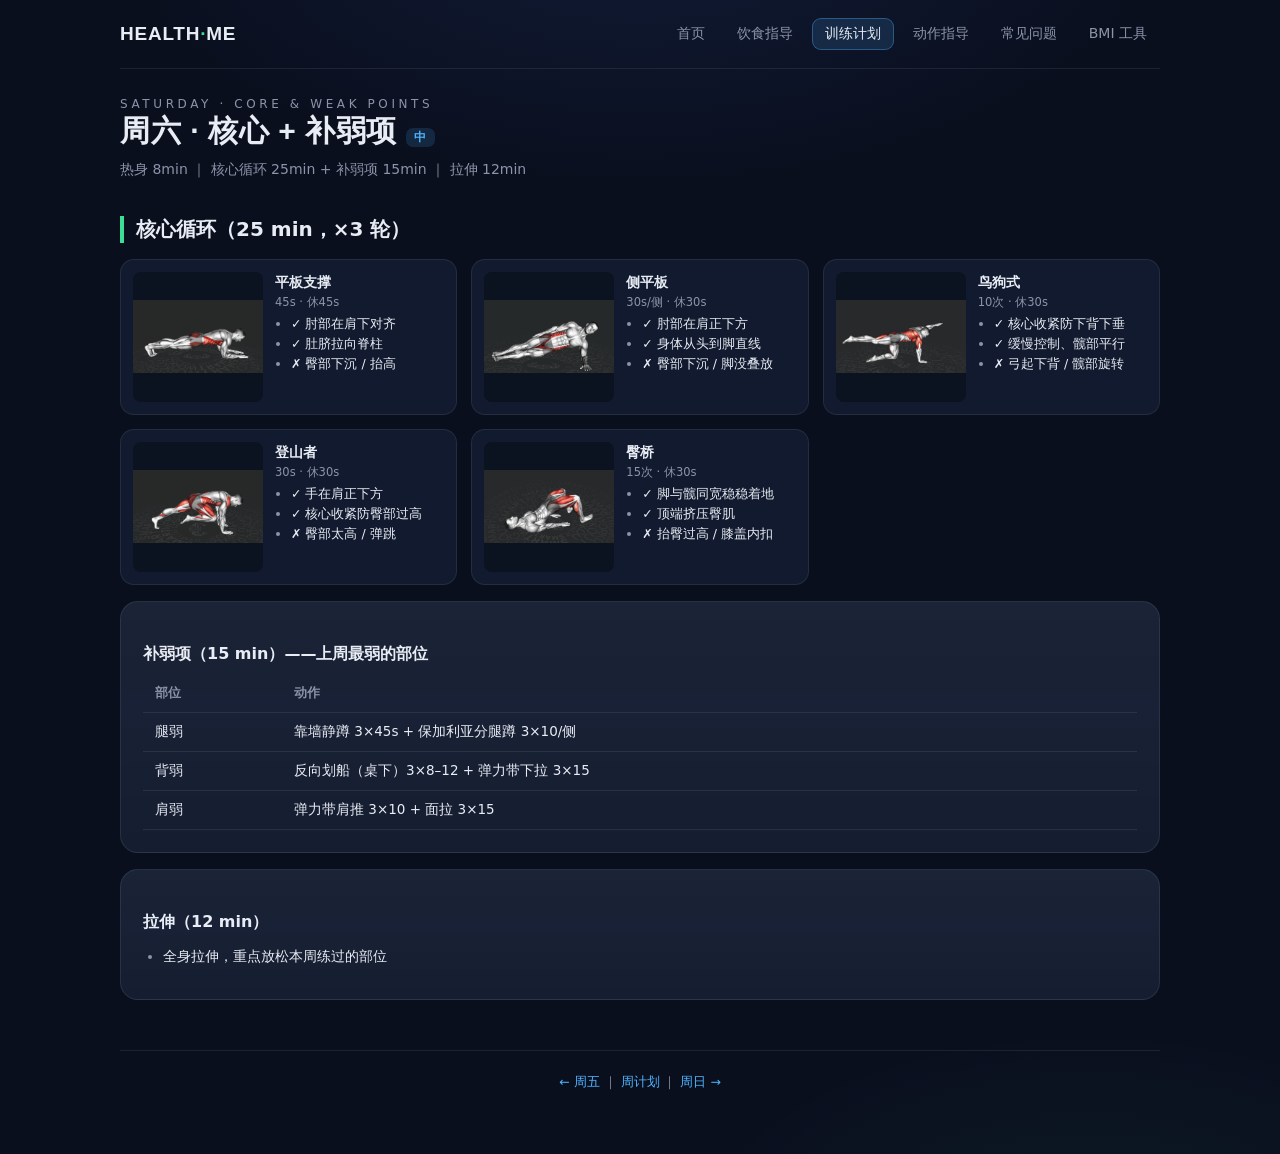
<file: training/sat.html>
<!DOCTYPE html>
<html lang="zh-CN">
<head>
<meta charset="UTF-8">
<meta name="viewport" content="width=device-width, initial-scale=1">
<title>周六 · 核心+补弱项 · 个人健康站</title>
<link rel="stylesheet" href="../assets/style.css">
</head>
<body>
<div class="wrap">
  <div class="topbar">
    <div class="logo">HEALTH<em>·</em>ME</div>
    <nav class="nav">
      <a href="../index.html">首页</a>
      <a href="../diet.html">饮食指导</a>
      <a class="on" href="../training.html">训练计划</a>
      <a href="../exercises.html">动作指导</a>
      <a href="../faq.html">常见问题</a>
      <a href="../bmi.html">BMI 工具</a>
    </nav>
  </div>

  <div class="eyebrow">Saturday · Core &amp; Weak Points</div>
  <h1>周六 · 核心 + 补弱项 <span class="tag mid">中</span></h1>
  <div class="sub">热身 8min ｜ 核心循环 25min + 补弱项 15min ｜ 拉伸 12min</div>

  <h2>核心循环（25 min，×3 轮）</h2>
  <div class="ex-grid wide">

    <div class="ex wide">
      <video src="../assets/videos/plank.mp4" poster="../assets/images/plank.png" autoplay muted loop playsinline></video>
      <div><b>平板支撑</b><span class="sets">45s · 休45s</span>
      <ul style="margin:4px 0 0 16px;font-size:12.5px;line-height:1.6">
        <li>✓ 肘部在肩下对齐</li><li>✓ 肚脐拉向脊柱</li><li>✗ 臀部下沉 / 抬高</li></ul></div>
    </div>

    <div class="ex wide">
      <video src="../assets/videos/side-plank.mp4" poster="../assets/images/side-plank.png" autoplay muted loop playsinline></video>
      <div><b>侧平板</b><span class="sets">30s/侧 · 休30s</span>
      <ul style="margin:4px 0 0 16px;font-size:12.5px;line-height:1.6">
        <li>✓ 肘部在肩正下方</li><li>✓ 身体从头到脚直线</li><li>✗ 臀部下沉 / 脚没叠放</li></ul></div>
    </div>

    <div class="ex wide">
      <video src="../assets/videos/bird-dog.mp4" poster="../assets/images/bird-dog.png" autoplay muted loop playsinline></video>
      <div><b>鸟狗式</b><span class="sets">10次 · 休30s</span>
      <ul style="margin:4px 0 0 16px;font-size:12.5px;line-height:1.6">
        <li>✓ 核心收紧防下背下垂</li><li>✓ 缓慢控制、髋部平行</li><li>✗ 弓起下背 / 髋部旋转</li></ul></div>
    </div>

    <div class="ex wide">
      <video src="../assets/videos/mountain-climber.mp4" poster="../assets/images/mountain-climber.png" autoplay muted loop playsinline></video>
      <div><b>登山者</b><span class="sets">30s · 休30s</span>
      <ul style="margin:4px 0 0 16px;font-size:12.5px;line-height:1.6">
        <li>✓ 手在肩正下方</li><li>✓ 核心收紧防臀部过高</li><li>✗ 臀部太高 / 弹跳</li></ul></div>
    </div>

    <div class="ex wide">
      <video src="../assets/videos/glute-bridge.mp4" poster="../assets/images/glute-bridge.png" autoplay muted loop playsinline></video>
      <div><b>臀桥</b><span class="sets">15次 · 休30s</span>
      <ul style="margin:4px 0 0 16px;font-size:12.5px;line-height:1.6">
        <li>✓ 脚与髋同宽稳稳着地</li><li>✓ 顶端挤压臀肌</li><li>✗ 抬臀过高 / 膝盖内扣</li></ul></div>
    </div>

  </div>

  <div class="card">
    <h3>补弱项（15 min）——上周最弱的部位</h3>
    <table>
      <tr><th>部位</th><th>动作</th></tr>
      <tr><td>腿弱</td><td>靠墙静蹲 3×45s + 保加利亚分腿蹲 3×10/侧</td></tr>
      <tr><td>背弱</td><td>反向划船（桌下）3×8–12 + 弹力带下拉 3×15</td></tr>
      <tr><td>肩弱</td><td>弹力带肩推 3×10 + 面拉 3×15</td></tr>
    </table>
  </div>

  <div class="card">
    <h3>拉伸（12 min）</h3>
    <ul><li>全身拉伸，重点放松本周练过的部位</li></ul>
  </div>

  <footer>
    <a href="fri.html">← 周五</a> ｜ <a href="../training.html">周计划</a> ｜ <a href="sun.html">周日 →</a>
  </footer>
</div>
<script src="../assets/lightbox.js"></script>
</body>
</html>
</file>
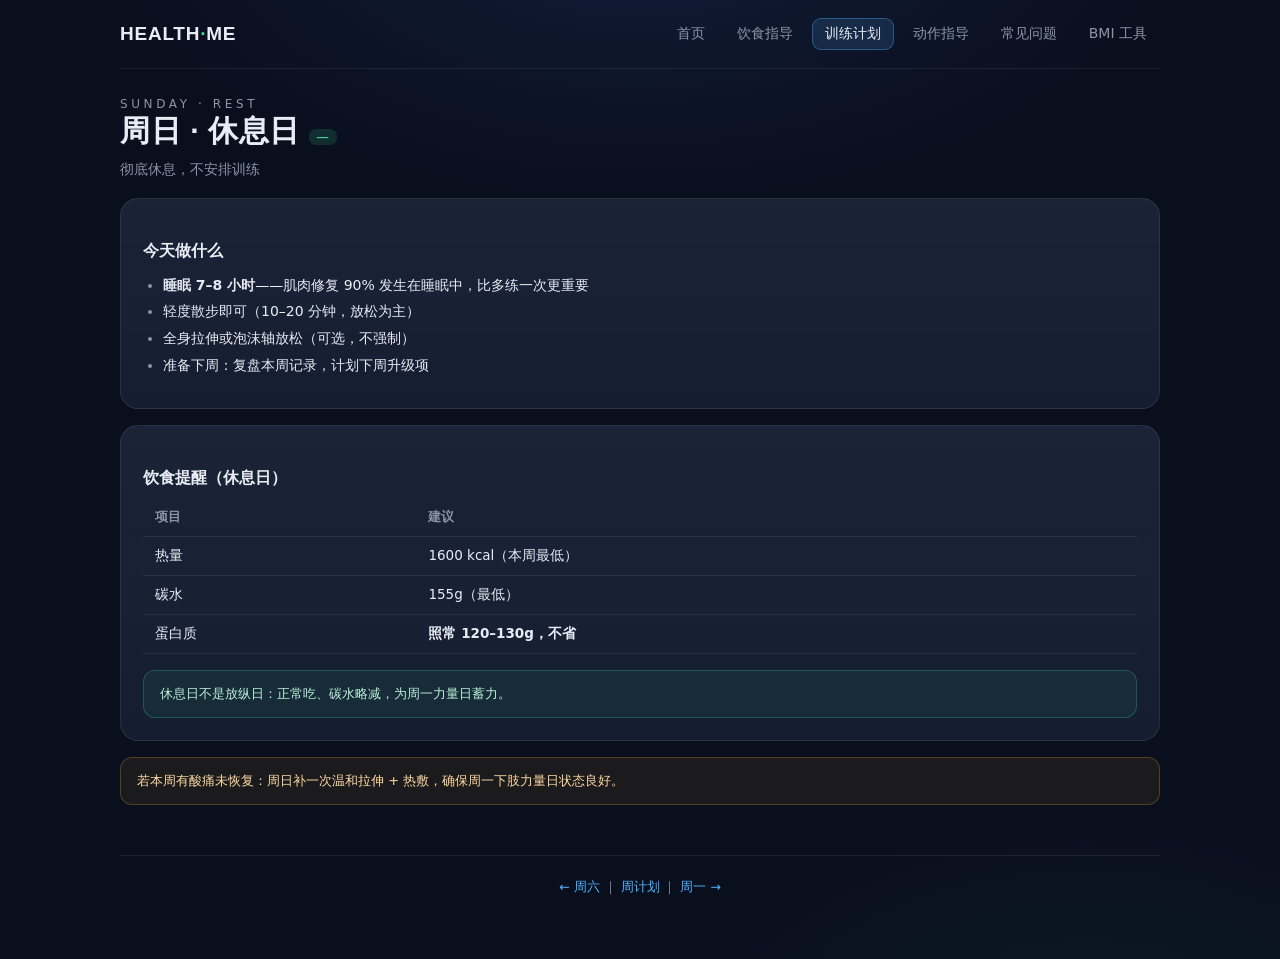
<file: training/sun.html>
<!DOCTYPE html>
<html lang="zh-CN">
<head>
<meta charset="UTF-8">
<meta name="viewport" content="width=device-width, initial-scale=1">
<title>周日 · 休息日 · 个人健康站</title>
<link rel="stylesheet" href="../assets/style.css">
</head>
<body>
<div class="wrap">
  <div class="topbar">
    <div class="logo">HEALTH<em>·</em>ME</div>
    <nav class="nav">
      <a href="../index.html">首页</a>
      <a href="../diet.html">饮食指导</a>
      <a class="on" href="../training.html">训练计划</a>
      <a href="../exercises.html">动作指导</a>
      <a href="../faq.html">常见问题</a>
      <a href="../bmi.html">BMI 工具</a>
    </nav>
  </div>

  <div class="eyebrow">Sunday · Rest</div>
  <h1>周日 · 休息日 <span class="tag lo">—</span></h1>
  <div class="sub">彻底休息，不安排训练</div>

  <div class="card">
    <h3>今天做什么</h3>
    <ul>
      <li><b>睡眠 7–8 小时</b>——肌肉修复 90% 发生在睡眠中，比多练一次更重要</li>
      <li>轻度散步即可（10–20 分钟，放松为主）</li>
      <li>全身拉伸或泡沫轴放松（可选，不强制）</li>
      <li>准备下周：复盘本周记录，计划下周升级项</li>
    </ul>
  </div>

  <div class="card">
    <h3>饮食提醒（休息日）</h3>
    <table>
      <tr><th>项目</th><th>建议</th></tr>
      <tr><td>热量</td><td>1600 kcal（本周最低）</td></tr>
      <tr><td>碳水</td><td>155g（最低）</td></tr>
      <tr><td>蛋白质</td><td><b>照常 120–130g，不省</b></td></tr>
    </table>
    <div class="tip">休息日不是放纵日：正常吃、碳水略减，为周一力量日蓄力。</div>
  </div>

  <div class="note">若本周有酸痛未恢复：周日补一次温和拉伸 + 热敷，确保周一下肢力量日状态良好。</div>

  <footer>
    <a href="sat.html">← 周六</a> ｜ <a href="../training.html">周计划</a> ｜ <a href="mon.html">周一 →</a>
  </footer>
</div>
<script src="../assets/lightbox.js"></script>
</body>
</html>
</file>
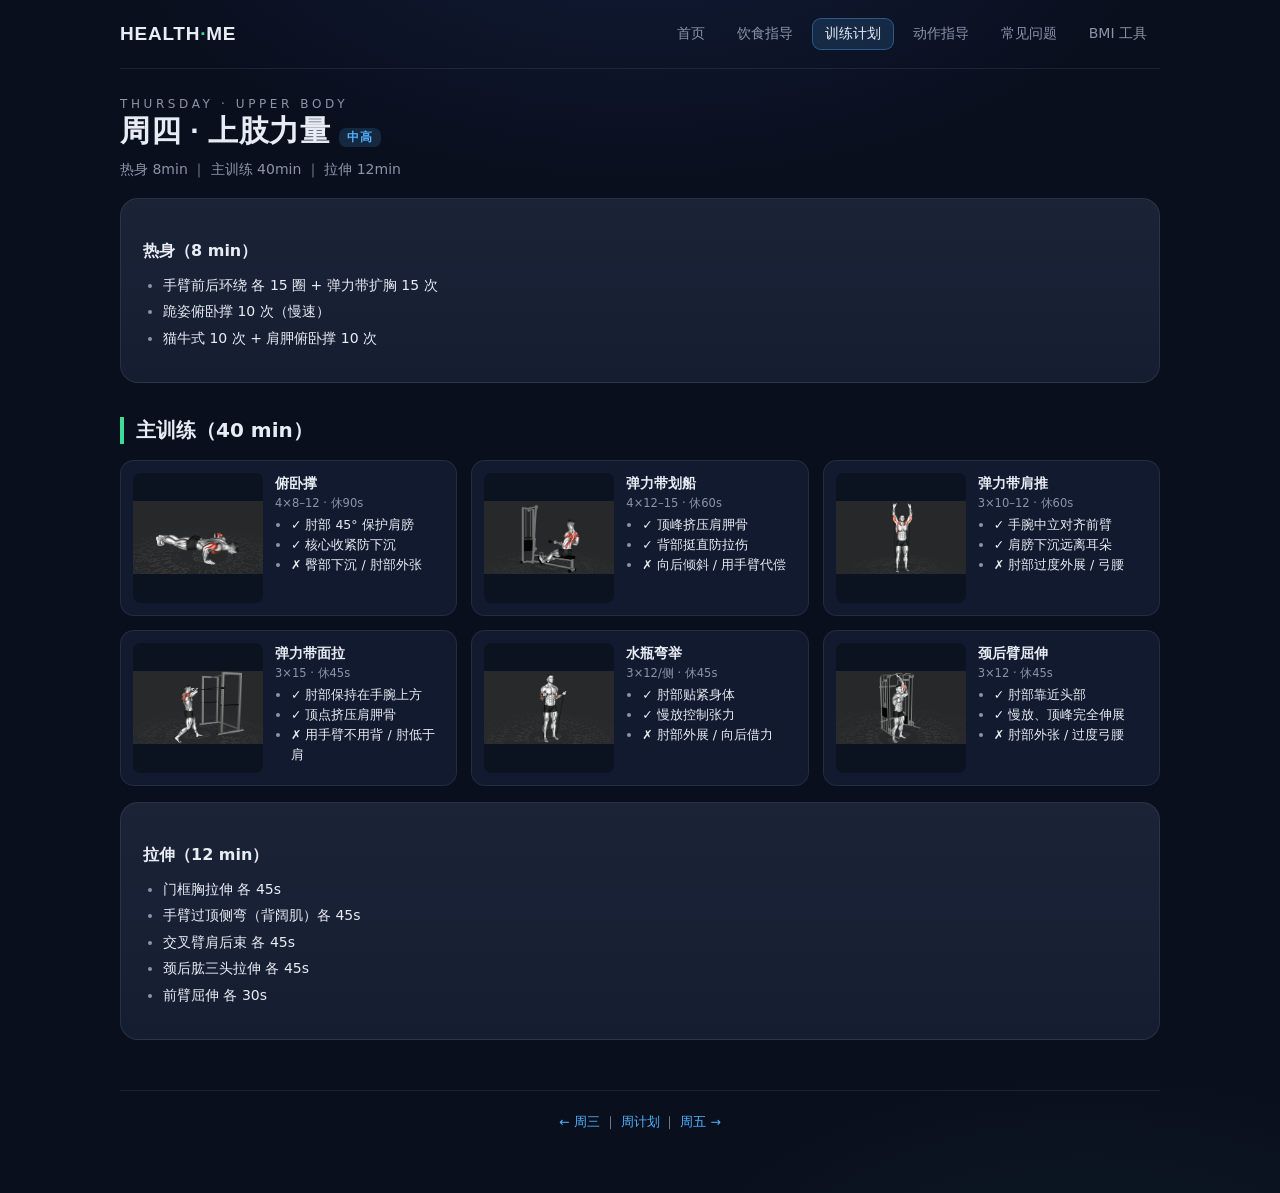
<file: training/thu.html>
<!DOCTYPE html>
<html lang="zh-CN">
<head>
<meta charset="UTF-8">
<meta name="viewport" content="width=device-width, initial-scale=1">
<title>周四 · 上肢力量 · 个人健康站</title>
<link rel="stylesheet" href="../assets/style.css">
</head>
<body>
<div class="wrap">
  <div class="topbar">
    <div class="logo">HEALTH<em>·</em>ME</div>
    <nav class="nav">
      <a href="../index.html">首页</a>
      <a href="../diet.html">饮食指导</a>
      <a class="on" href="../training.html">训练计划</a>
      <a href="../exercises.html">动作指导</a>
      <a href="../faq.html">常见问题</a>
      <a href="../bmi.html">BMI 工具</a>
    </nav>
  </div>

  <div class="eyebrow">Thursday · Upper Body</div>
  <h1>周四 · 上肢力量 <span class="tag mid">中高</span></h1>
  <div class="sub">热身 8min ｜ 主训练 40min ｜ 拉伸 12min</div>

  <div class="card">
    <h3>热身（8 min）</h3>
    <ul>
      <li>手臂前后环绕 各 15 圈 + 弹力带扩胸 15 次</li>
      <li>跪姿俯卧撑 10 次（慢速）</li>
      <li>猫牛式 10 次 + 肩胛俯卧撑 10 次</li>
    </ul>
  </div>

  <h2>主训练（40 min）</h2>
  <div class="ex-grid wide">

    <div class="ex wide">
      <video src="../assets/videos/push-up.mp4" poster="../assets/images/push-up.png" autoplay muted loop playsinline></video>
      <div><b>俯卧撑</b><span class="sets">4×8–12 · 休90s</span>
      <ul style="margin:4px 0 0 16px;font-size:12.5px;line-height:1.6">
        <li>✓ 肘部 45° 保护肩膀</li><li>✓ 核心收紧防下沉</li><li>✗ 臀部下沉 / 肘部外张</li></ul></div>
    </div>

    <div class="ex wide">
      <video src="../assets/videos/row.mp4" poster="../assets/images/row.png" autoplay muted loop playsinline></video>
      <div><b>弹力带划船</b><span class="sets">4×12–15 · 休60s</span>
      <ul style="margin:4px 0 0 16px;font-size:12.5px;line-height:1.6">
        <li>✓ 顶峰挤压肩胛骨</li><li>✓ 背部挺直防拉伤</li><li>✗ 向后倾斜 / 用手臂代偿</li></ul></div>
    </div>

    <div class="ex wide">
      <video src="../assets/videos/shoulder-press.mp4" poster="../assets/images/shoulder-press.png" autoplay muted loop playsinline></video>
      <div><b>弹力带肩推</b><span class="sets">3×10–12 · 休60s</span>
      <ul style="margin:4px 0 0 16px;font-size:12.5px;line-height:1.6">
        <li>✓ 手腕中立对齐前臂</li><li>✓ 肩膀下沉远离耳朵</li><li>✗ 肘部过度外展 / 弓腰</li></ul></div>
    </div>

    <div class="ex wide">
      <video src="../assets/videos/face-pull.mp4" poster="../assets/images/face-pull.png" autoplay muted loop playsinline></video>
      <div><b>弹力带面拉</b><span class="sets">3×15 · 休45s</span>
      <ul style="margin:4px 0 0 16px;font-size:12.5px;line-height:1.6">
        <li>✓ 肘部保持在手腕上方</li><li>✓ 顶点挤压肩胛骨</li><li>✗ 用手臂不用背 / 肘低于肩</li></ul></div>
    </div>

    <div class="ex wide">
      <video src="../assets/videos/biceps-curl.mp4" poster="../assets/images/biceps-curl.png" autoplay muted loop playsinline></video>
      <div><b>水瓶弯举</b><span class="sets">3×12/侧 · 休45s</span>
      <ul style="margin:4px 0 0 16px;font-size:12.5px;line-height:1.6">
        <li>✓ 肘部贴紧身体</li><li>✓ 慢放控制张力</li><li>✗ 肘部外展 / 向后借力</li></ul></div>
    </div>

    <div class="ex wide">
      <video src="../assets/videos/triceps-extension.mp4" poster="../assets/images/triceps-extension.png" autoplay muted loop playsinline></video>
      <div><b>颈后臂屈伸</b><span class="sets">3×12 · 休45s</span>
      <ul style="margin:4px 0 0 16px;font-size:12.5px;line-height:1.6">
        <li>✓ 肘部靠近头部</li><li>✓ 慢放、顶峰完全伸展</li><li>✗ 肘部外张 / 过度弓腰</li></ul></div>
    </div>

  </div>

  <div class="card">
    <h3>拉伸（12 min）</h3>
    <ul>
      <li>门框胸拉伸 各 45s</li>
      <li>手臂过顶侧弯（背阔肌）各 45s</li>
      <li>交叉臂肩后束 各 45s</li>
      <li>颈后肱三头拉伸 各 45s</li>
      <li>前臂屈伸 各 30s</li>
    </ul>
  </div>

  <footer>
    <a href="wed.html">← 周三</a> ｜ <a href="../training.html">周计划</a> ｜ <a href="fri.html">周五 →</a>
  </footer>
</div>
<script src="../assets/lightbox.js"></script>
</body>
</html>
</file>
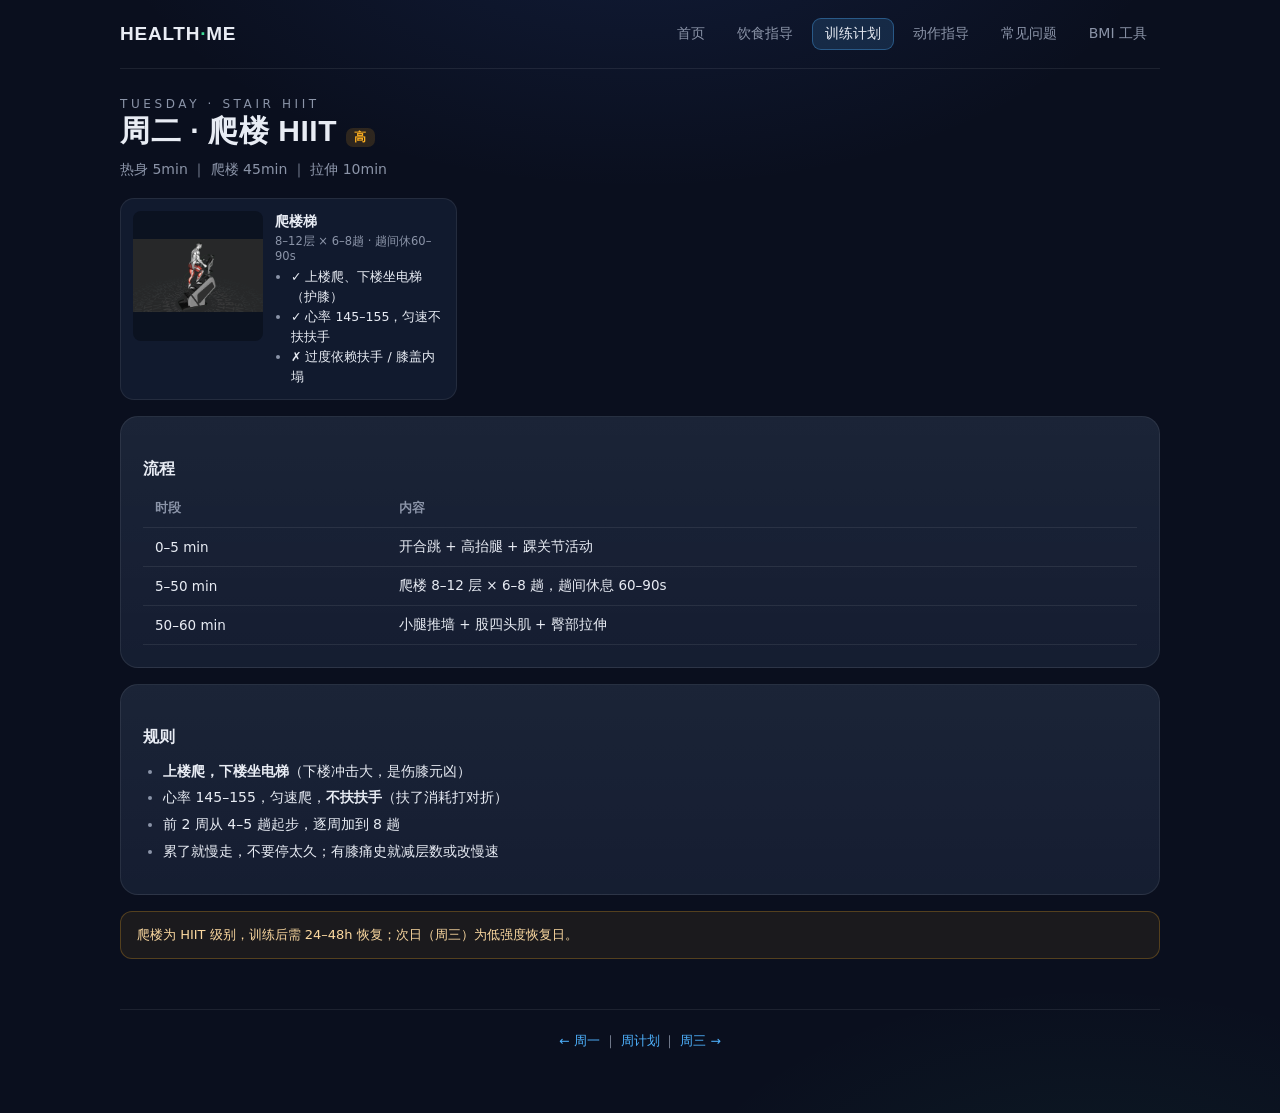
<file: training/tue.html>
<!DOCTYPE html>
<html lang="zh-CN">
<head>
<meta charset="UTF-8">
<meta name="viewport" content="width=device-width, initial-scale=1">
<title>周二 · 爬楼 HIIT · 个人健康站</title>
<link rel="stylesheet" href="../assets/style.css">
</head>
<body>
<div class="wrap">
  <div class="topbar">
    <div class="logo">HEALTH<em>·</em>ME</div>
    <nav class="nav">
      <a href="../index.html">首页</a>
      <a href="../diet.html">饮食指导</a>
      <a class="on" href="../training.html">训练计划</a>
      <a href="../exercises.html">动作指导</a>
      <a href="../faq.html">常见问题</a>
      <a href="../bmi.html">BMI 工具</a>
    </nav>
  </div>

  <div class="eyebrow">Tuesday · Stair HIIT</div>
  <h1>周二 · 爬楼 HIIT <span class="tag hi">高</span></h1>
  <div class="sub">热身 5min ｜ 爬楼 45min ｜ 拉伸 10min</div>

  <div class="ex-grid wide">
    <div class="ex wide">
      <video src="../assets/videos/stair-climb.mp4" poster="../assets/images/stair-climb.png" autoplay muted loop playsinline></video>
      <div><b>爬楼梯</b><span class="sets">8–12层 × 6–8趟 · 趟间休60–90s</span>
      <ul style="margin:4px 0 0 16px;font-size:12.5px;line-height:1.6">
        <li>✓ 上楼爬、下楼坐电梯（护膝）</li><li>✓ 心率 145–155，匀速不扶扶手</li><li>✗ 过度依赖扶手 / 膝盖内塌</li></ul></div>
    </div>
  </div>

  <div class="card">
    <h3>流程</h3>
    <table>
      <tr><th>时段</th><th>内容</th></tr>
      <tr><td>0–5 min</td><td>开合跳 + 高抬腿 + 踝关节活动</td></tr>
      <tr><td>5–50 min</td><td>爬楼 8–12 层 × 6–8 趟，趟间休息 60–90s</td></tr>
      <tr><td>50–60 min</td><td>小腿推墙 + 股四头肌 + 臀部拉伸</td></tr>
    </table>
  </div>

  <div class="card">
    <h3>规则</h3>
    <ul>
      <li><b>上楼爬，下楼坐电梯</b>（下楼冲击大，是伤膝元凶）</li>
      <li>心率 145–155，匀速爬，<b>不扶扶手</b>（扶了消耗打对折）</li>
      <li>前 2 周从 4–5 趟起步，逐周加到 8 趟</li>
      <li>累了就慢走，不要停太久；有膝痛史就减层数或改慢速</li>
    </ul>
  </div>

  <div class="note">爬楼为 HIIT 级别，训练后需 24–48h 恢复；次日（周三）为低强度恢复日。</div>

  <footer>
    <a href="mon.html">← 周一</a> ｜ <a href="../training.html">周计划</a> ｜ <a href="wed.html">周三 →</a>
  </footer>
</div>
<script src="../assets/lightbox.js"></script>
</body>
</html>
</file>
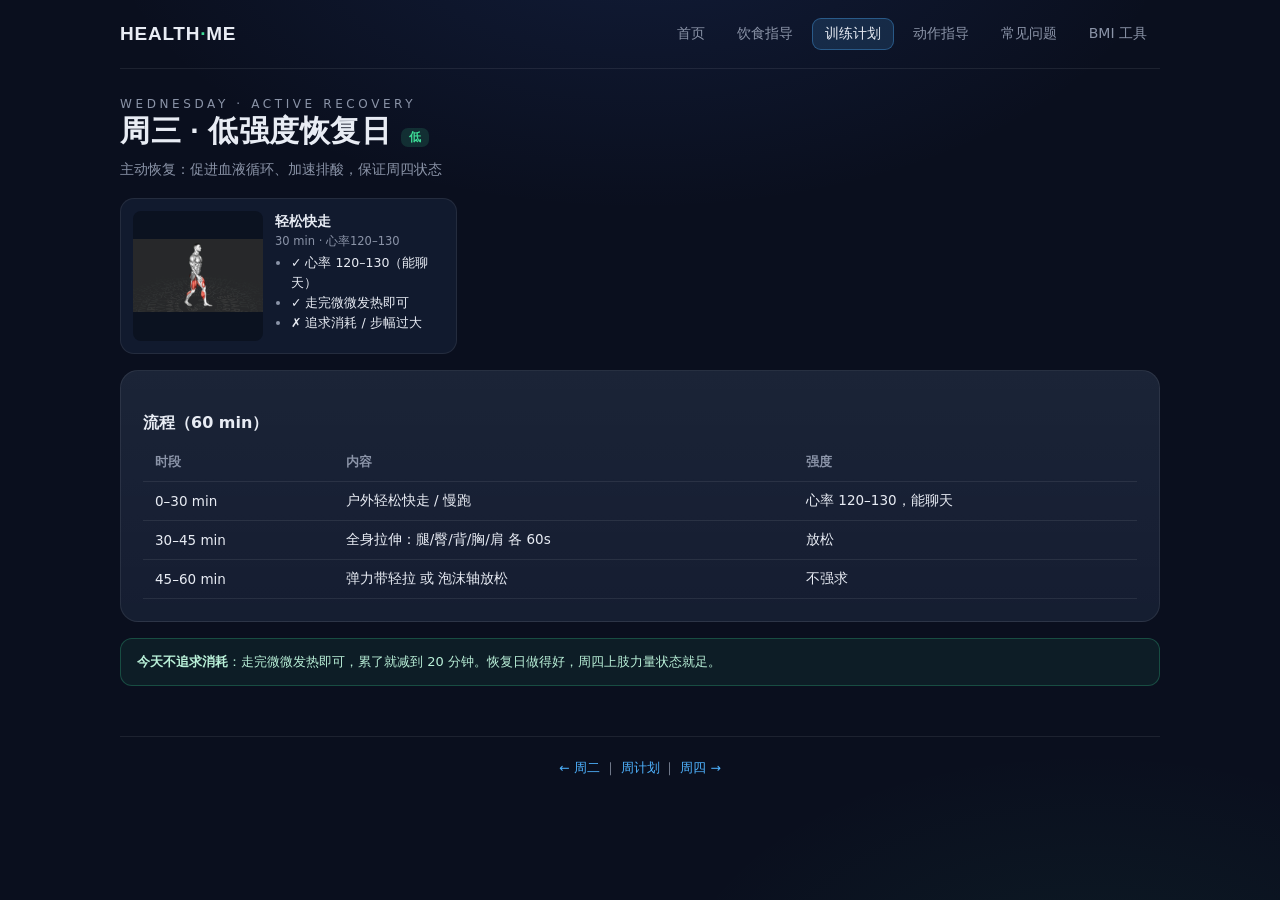
<file: training/wed.html>
<!DOCTYPE html>
<html lang="zh-CN">
<head>
<meta charset="UTF-8">
<meta name="viewport" content="width=device-width, initial-scale=1">
<title>周三 · 低强度恢复 · 个人健康站</title>
<link rel="stylesheet" href="../assets/style.css">
</head>
<body>
<div class="wrap">
  <div class="topbar">
    <div class="logo">HEALTH<em>·</em>ME</div>
    <nav class="nav">
      <a href="../index.html">首页</a>
      <a href="../diet.html">饮食指导</a>
      <a class="on" href="../training.html">训练计划</a>
      <a href="../exercises.html">动作指导</a>
      <a href="../faq.html">常见问题</a>
      <a href="../bmi.html">BMI 工具</a>
    </nav>
  </div>

  <div class="eyebrow">Wednesday · Active Recovery</div>
  <h1>周三 · 低强度恢复日 <span class="tag lo">低</span></h1>
  <div class="sub">主动恢复：促进血液循环、加速排酸，保证周四状态</div>

  <div class="ex-grid wide">
    <div class="ex wide">
      <video src="../assets/videos/walking.mp4" poster="../assets/images/walking.png" autoplay muted loop playsinline></video>
      <div><b>轻松快走</b><span class="sets">30 min · 心率120–130</span>
      <ul style="margin:4px 0 0 16px;font-size:12.5px;line-height:1.6">
        <li>✓ 心率 120–130（能聊天）</li><li>✓ 走完微微发热即可</li><li>✗ 追求消耗 / 步幅过大</li></ul></div>
    </div>
  </div>

  <div class="card">
    <h3>流程（60 min）</h3>
    <table>
      <tr><th>时段</th><th>内容</th><th>强度</th></tr>
      <tr><td>0–30 min</td><td>户外轻松快走 / 慢跑</td><td>心率 120–130，能聊天</td></tr>
      <tr><td>30–45 min</td><td>全身拉伸：腿/臀/背/胸/肩 各 60s</td><td>放松</td></tr>
      <tr><td>45–60 min</td><td>弹力带轻拉 或 泡沫轴放松</td><td>不强求</td></tr>
    </table>
  </div>

  <div class="tip"><b>今天不追求消耗</b>：走完微微发热即可，累了就减到 20 分钟。恢复日做得好，周四上肢力量状态就足。</div>

  <footer>
    <a href="tue.html">← 周二</a> ｜ <a href="../training.html">周计划</a> ｜ <a href="thu.html">周四 →</a>
  </footer>
</div>
<script src="../assets/lightbox.js"></script>
</body>
</html>
</file>
<file: assets/style.css>
:root{
  --bg:#0a0f1e; --bg2:#0e1526; --card:#111a2e; --line:rgba(255,255,255,.08);
  --txt:#e8ecf4; --dim:#8b94a8; --blue:#4fb3ff; --green:#3ddc97; --amber:#ffb020; --red:#ff5a5f;
  --font-num:"Bahnschrift","Arial Narrow","Segoe UI",sans-serif;
  --font-cn:system-ui,-apple-system,"PingFang SC","Microsoft YaHei",sans-serif;
}
*{margin:0;padding:0;box-sizing:border-box}
body{font-family:var(--font-cn);background:radial-gradient(900px 500px at 50% -10%,rgba(64,110,220,.14),transparent 60%),radial-gradient(700px 400px at 85% 110%,rgba(61,220,151,.06),transparent 60%),var(--bg);color:var(--txt);min-height:100vh}
.wrap{max-width:1080px;margin:0 auto;padding:0 20px 60px}
/* 顶栏 */
.topbar{display:flex;align-items:center;justify-content:space-between;padding:18px 0;border-bottom:1px solid var(--line);margin-bottom:28px}
.logo{font-family:var(--font-num);font-weight:700;font-size:19px;letter-spacing:.04em}
.logo em{font-style:normal;color:var(--green)}
.nav{display:flex;gap:6px;flex-wrap:wrap}
.nav a{color:var(--dim);text-decoration:none;font-size:14px;padding:7px 13px;border-radius:9px;transition:.2s}
.nav a:hover{color:var(--txt);background:rgba(255,255,255,.06)}
.nav a.on{color:var(--txt);background:rgba(79,179,255,.14);box-shadow:inset 0 0 0 1px rgba(79,179,255,.35)}
/* 通用 */
h1{font-family:var(--font-num);font-size:30px;letter-spacing:.02em}
h2{font-size:20px;margin:34px 0 14px;padding-left:12px;border-left:4px solid var(--green)}
h3{font-size:16px;margin:20px 0 10px}
.eyebrow{font-size:12px;letter-spacing:.3em;color:var(--dim);text-transform:uppercase}
.sub{font-size:14px;color:var(--dim);margin-top:6px;line-height:1.7}
.card{background:linear-gradient(180deg,rgba(255,255,255,.045),rgba(255,255,255,.015)),var(--card);border:1px solid var(--line);border-radius:18px;padding:22px;margin-top:16px}
table{width:100%;border-collapse:collapse;font-size:13.5px}
th,td{text-align:left;padding:10px 12px;border-bottom:1px solid var(--line)}
th{color:var(--dim);font-weight:600;font-size:12.5px}
.tag{display:inline-block;font-size:11.5px;padding:2px 8px;border-radius:7px;margin-right:6px}
.tag.hi{background:rgba(255,176,32,.15);color:var(--amber)}
.tag.mid{background:rgba(79,179,255,.15);color:var(--blue)}
.tag.lo{background:rgba(61,220,151,.15);color:var(--green)}
a{color:var(--blue);text-decoration:none}
a:hover{text-decoration:underline}
.note{background:rgba(255,176,32,.07);border:1px solid rgba(255,176,32,.25);border-radius:12px;padding:12px 16px;font-size:13px;color:#fcd9a0;margin-top:16px;line-height:1.7}
.tip{background:rgba(61,220,151,.07);border:1px solid rgba(61,220,151,.25);border-radius:12px;padding:12px 16px;font-size:13px;color:#b9f0d8;margin-top:16px;line-height:1.7}
ul{margin:8px 0 8px 20px;line-height:1.9;font-size:14px}
li::marker{color:var(--dim)}
/* 首页 hero */
.hero{padding:56px 0 36px;text-align:center}
.hero h1{font-size:40px}
.hero p{color:var(--dim);margin-top:12px;font-size:15px;line-height:1.8}
.modules{display:grid;grid-template-columns:repeat(auto-fit,minmax(230px,1fr));gap:14px;margin-top:30px}
.mod{background:var(--card);border:1px solid var(--line);border-radius:18px;padding:24px;text-decoration:none;color:var(--txt);transition:.25s;position:relative;overflow:hidden}
.mod:hover{transform:translateY(-4px);border-color:rgba(79,179,255,.4);box-shadow:0 12px 30px rgba(0,0,0,.35)}
.mod .ico{font-size:28px;margin-bottom:12px}
.mod b{font-size:16px}
.mod p{font-size:13px;color:var(--dim);margin-top:6px;line-height:1.6}
/* 周表 */
.week{display:grid;grid-template-columns:repeat(auto-fit,minmax(130px,1fr));gap:10px;margin-top:16px}
.day-card{background:var(--card);border:1px solid var(--line);border-radius:14px;padding:14px;text-align:center;text-decoration:none;color:var(--txt);transition:.2s}
.day-card:hover{border-color:rgba(79,179,255,.4);transform:translateY(-2px)}
.day-card .d{font-size:12px;color:var(--dim)}
.day-card .t{font-weight:700;font-size:14px;margin-top:4px}
.day-card .tag{margin-top:8px}
/* 动作网格 */
.ex-grid{display:grid;grid-template-columns:repeat(auto-fill,minmax(240px,1fr));gap:14px;margin-top:16px}
.ex{background:var(--card);border:1px solid var(--line);border-radius:14px;padding:12px;text-decoration:none;color:var(--txt);transition:.2s}
.ex:hover{border-color:rgba(79,179,255,.4)}
.ex video,.ex img{width:100%;aspect-ratio:4/3;object-fit:contain;background:#0b1220;border-radius:8px;margin-bottom:8px;cursor:zoom-in}
.ex b{font-size:13.5px}
.ex .sets{display:block;font-size:11.5px;color:var(--dim);margin-top:3px}
.ex-grid.wide{grid-template-columns:repeat(auto-fill,minmax(320px,1fr))}
.ex.wide{display:flex;gap:12px;align-items:flex-start}
.ex.wide video,.ex.wide img{width:130px;aspect-ratio:1;flex-shrink:0;margin:0;background:#0b1220;cursor:zoom-in}
.btn{display:inline-block;background:rgba(79,179,255,.15);border:1px solid rgba(79,179,255,.4);color:var(--blue);padding:8px 18px;border-radius:10px;font-size:14px;transition:.2s;margin-top:14px}
.btn:hover{background:rgba(79,179,255,.25);text-decoration:none}
footer{margin-top:50px;padding-top:20px;border-top:1px solid var(--line);color:var(--dim);font-size:12.5px;text-align:center;line-height:1.8}
@media(max-width:640px){.nav{gap:2px}.nav a{font-size:12.5px;padding:6px 9px}.hero h1{font-size:30px}.hero{padding:36px 0 24px}}
/* 灯箱（点击放大） */
.lbox{position:fixed;inset:0;background:rgba(4,7,14,.93);display:flex;align-items:center;justify-content:center;z-index:999;opacity:0;pointer-events:none;transition:opacity .25s}
.lbox.on{opacity:1;pointer-events:auto}
.lbox video,.lbox img{max-width:92vw;max-height:88vh;object-fit:contain;border-radius:10px;box-shadow:0 20px 60px rgba(0,0,0,.6)}
.lbox .x{position:absolute;top:16px;right:26px;font-size:30px;color:#fff;cursor:pointer;line-height:1;background:rgba(255,255,255,.1);width:44px;height:44px;border-radius:50%;display:flex;align-items:center;justify-content:center}
.lbox .x:hover{background:rgba(255,255,255,.2)}
.lbox .cap{position:absolute;bottom:20px;left:0;right:0;text-align:center;color:#8b94a8;font-size:13px}
</file>
